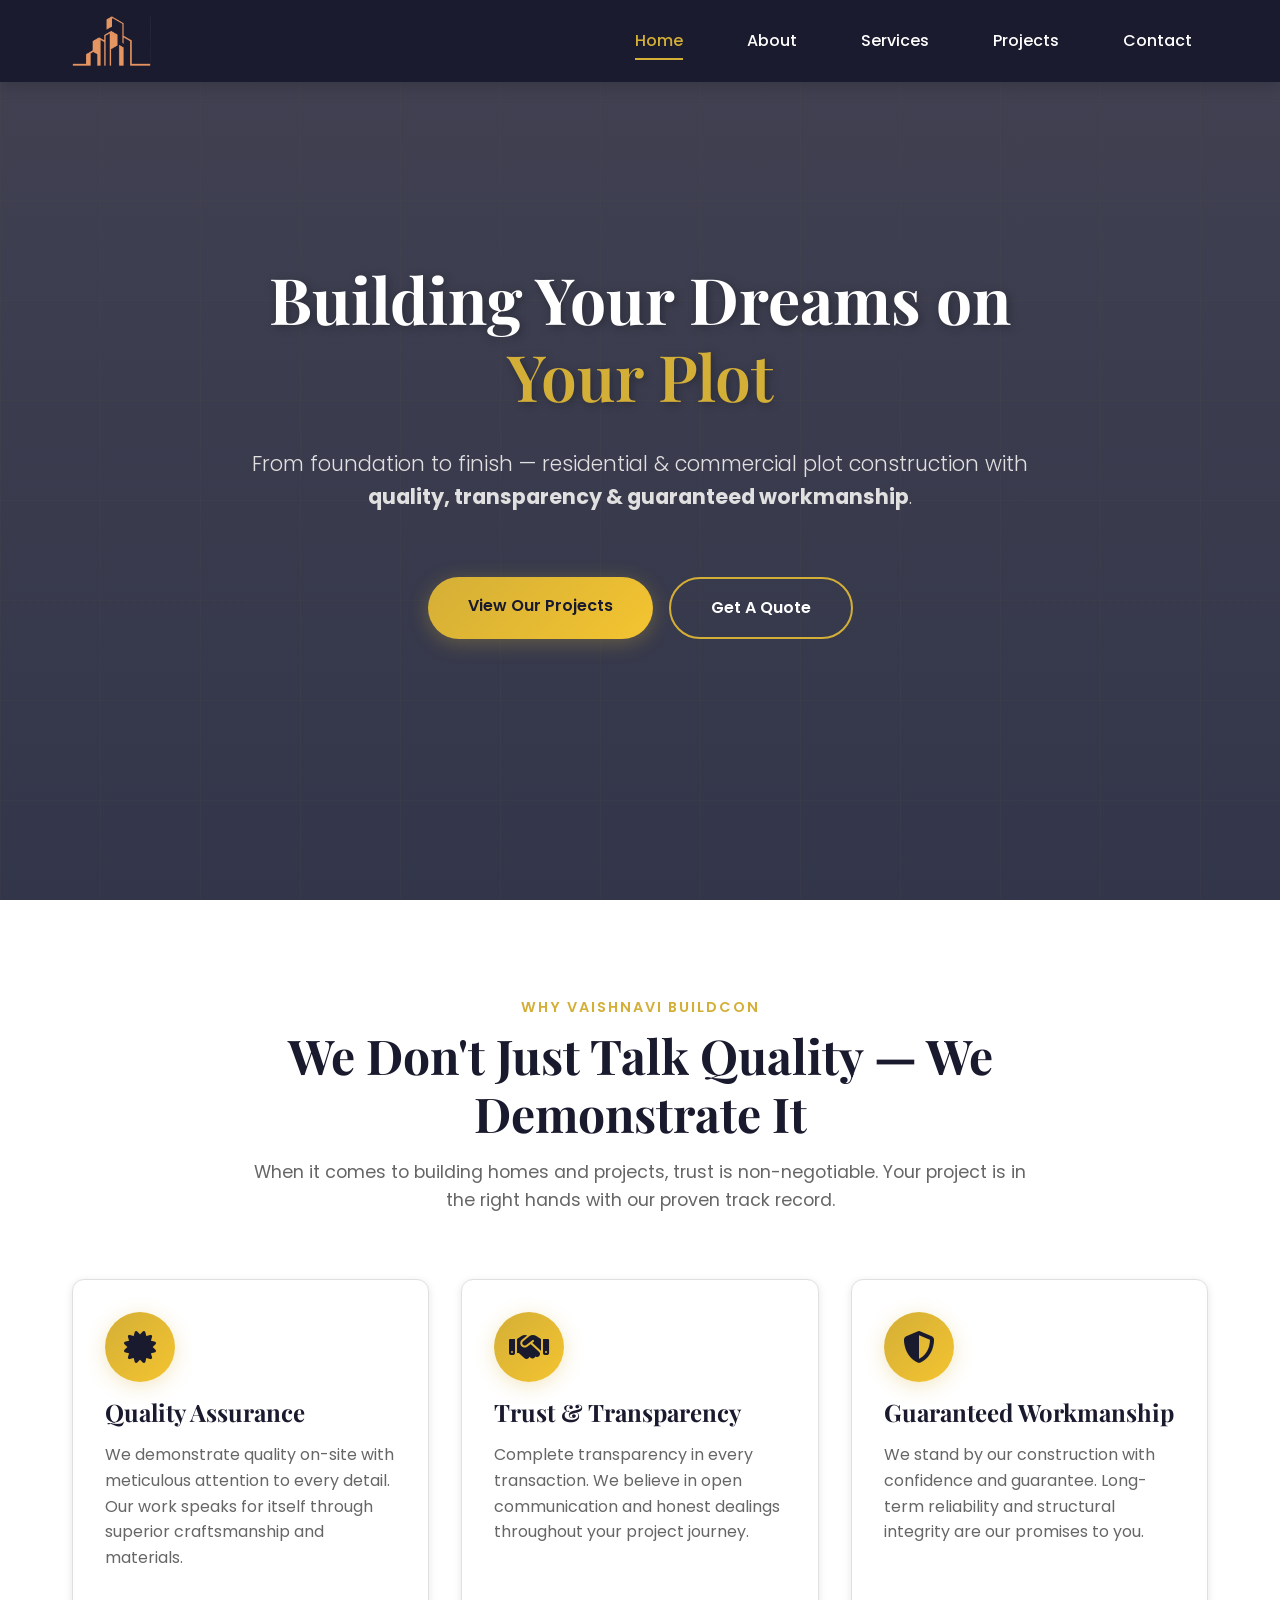
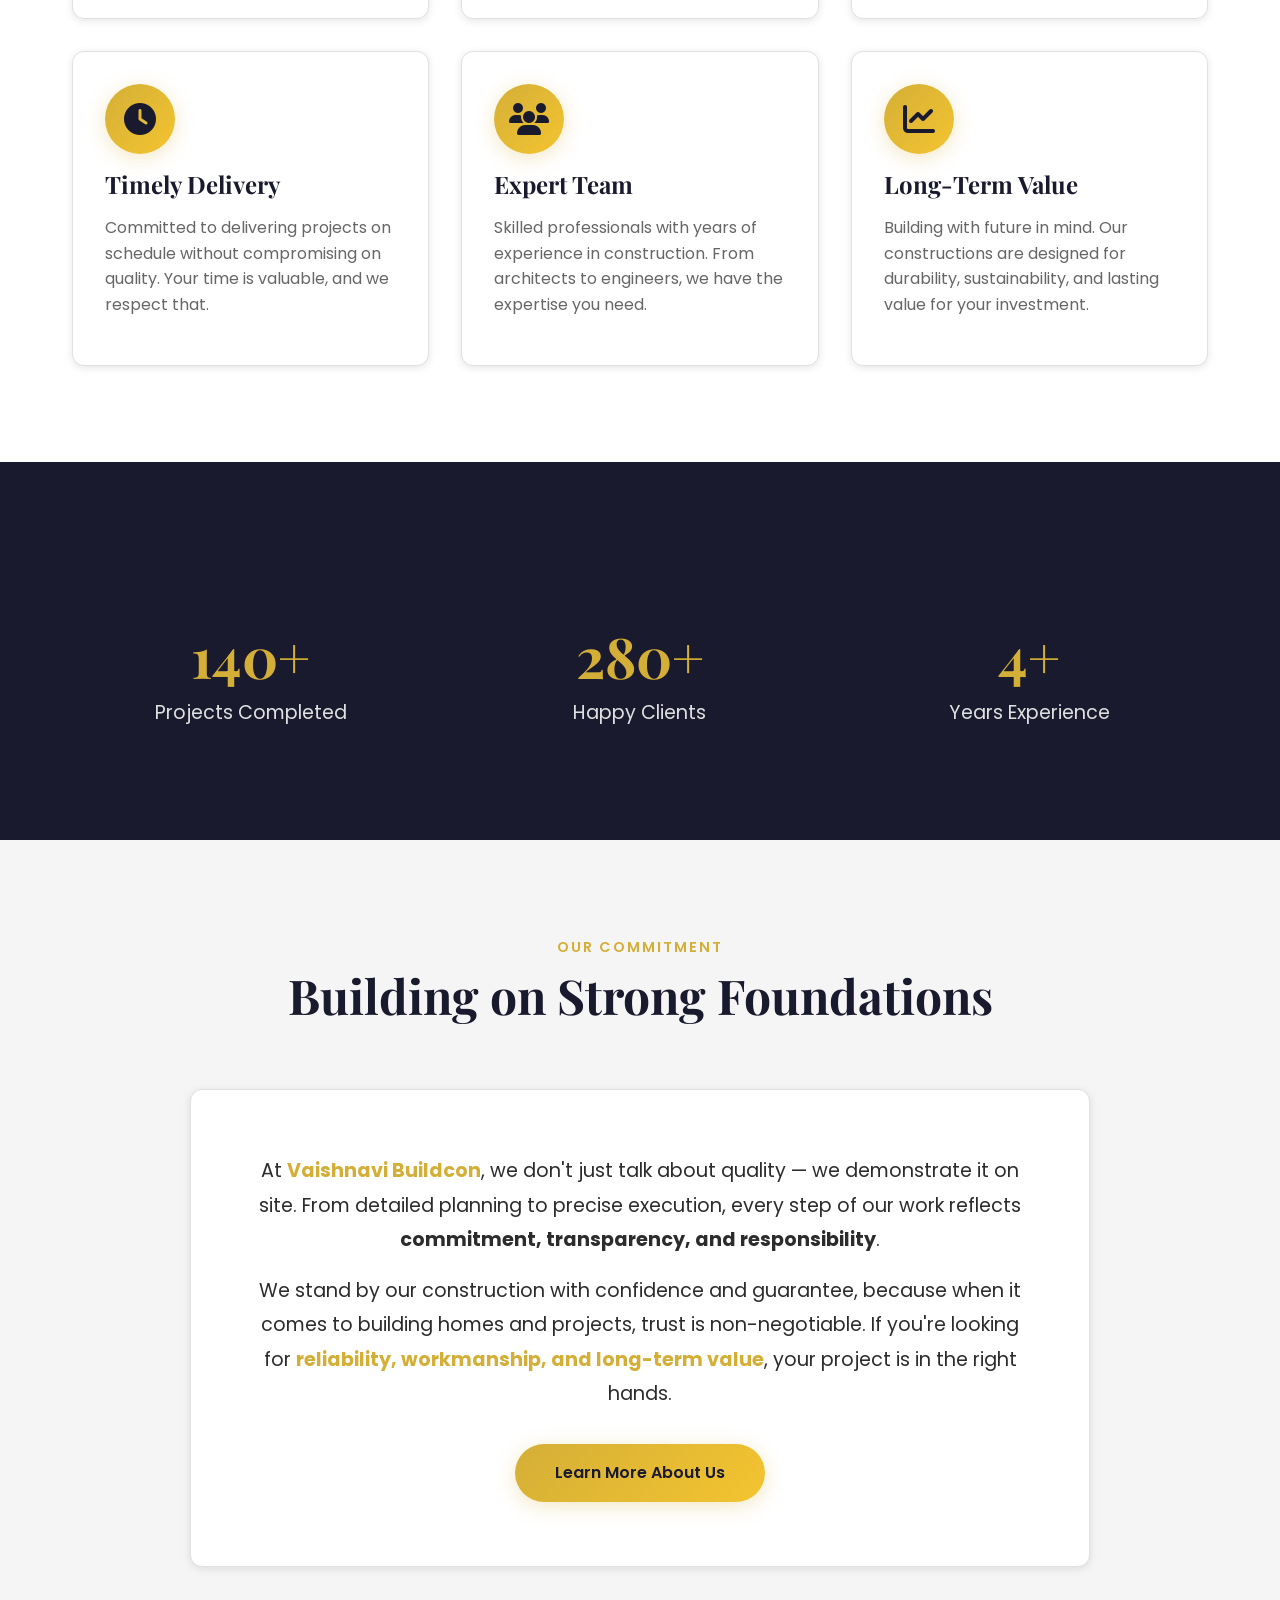
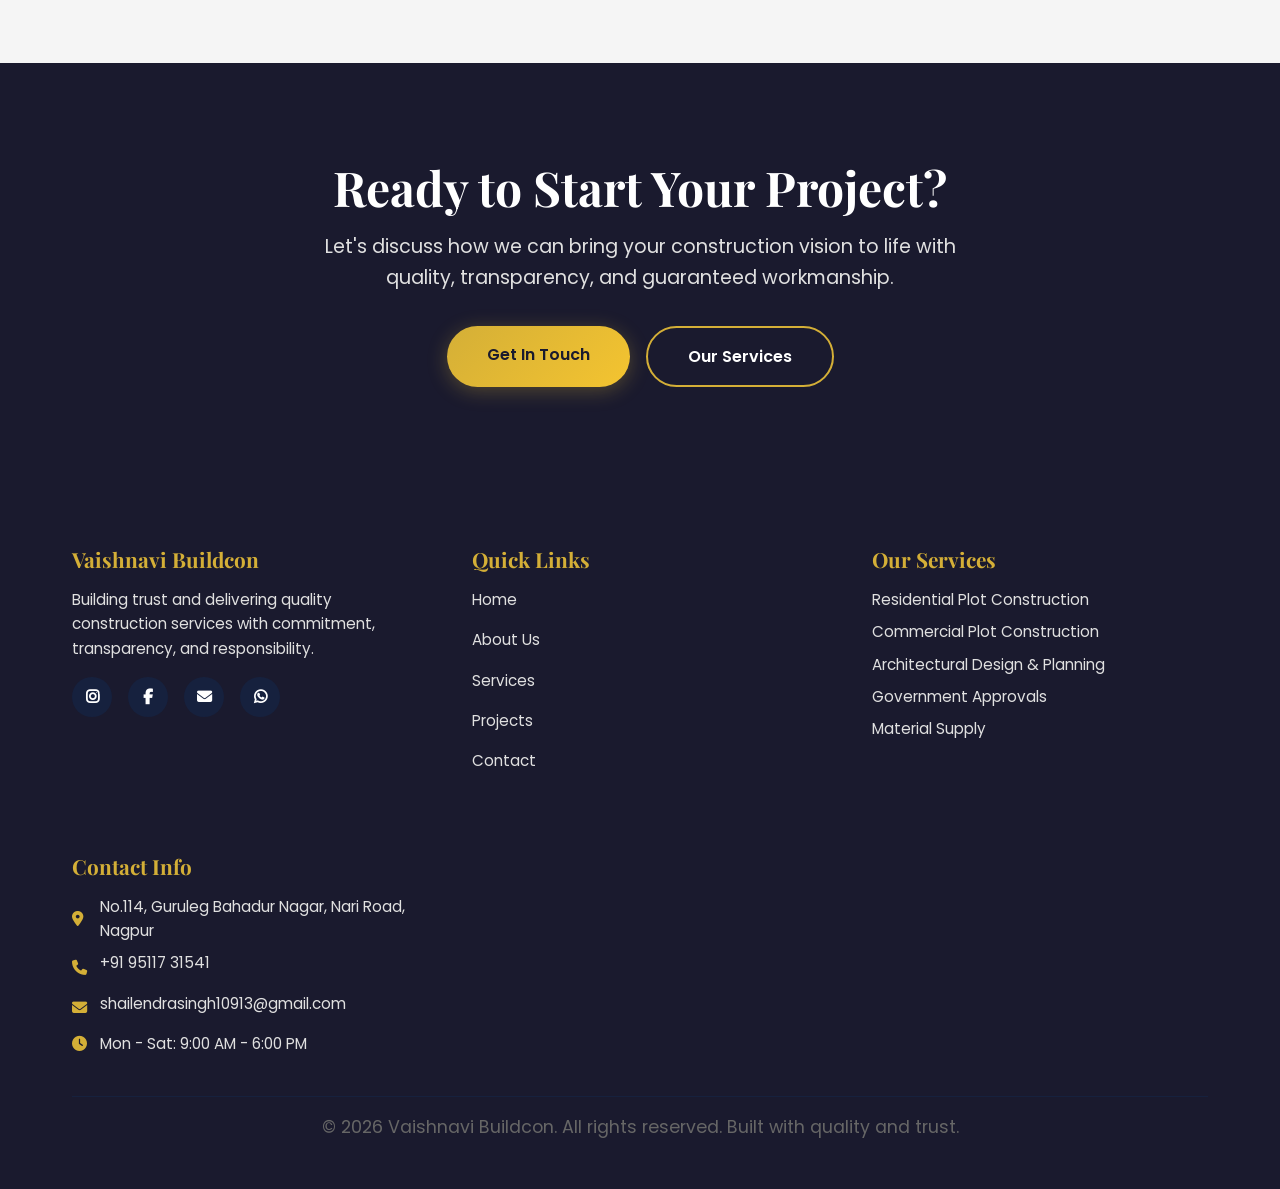
<file: index.html>
<!DOCTYPE html>
<html lang="en">
<head>
    <meta charset="UTF-8">
    <meta name="viewport" content="width=device-width, initial-scale=1.0">
    <meta name="description" content="Vaishnavi Buildcon - Complete plot construction services for residential and commercial buildings. From design to delivery with quality and trust.">
    <title>Vaishnavi Buildcon - Complete Plot Construction Services | Residential & Commercial</title>
    
    <!-- Google Fonts -->
    <link rel="preconnect" href="https://fonts.googleapis.com">
    <link rel="preconnect" href="https://fonts.gstatic.com" crossorigin>
    <link href="https://fonts.googleapis.com/css2?family=Poppins:wght@300;400;500;600;700&family=Playfair+Display:wght@600;700;800&display=swap" rel="stylesheet">
    
    <!-- Font Awesome -->
    <link rel="stylesheet" href="https://cdnjs.cloudflare.com/ajax/libs/font-awesome/6.4.0/css/all.min.css">
    
    <!-- Custom CSS -->
    <link rel="stylesheet" href="css/styles.css">
    
    <!-- Favicon (placeholder) -->
    <link rel="icon" type="image/png" href="Vaishnavi Buildcon (Logo).png">
</head>
<body>
    <!-- Navigation -->
    <nav class="navbar">
        <div class="container">
            <a href="index.html" class="logo" style="display: flex; align-items: center;">
                <img src="Vaishnavi Buildcon (Logo).png" alt="Vaishnavi Buildcon" style="height: 50px; width: auto; filter: brightness(1.2);">
            </a>
            <button class="menu-toggle" aria-label="Toggle menu">
                <span></span>
                <span></span>
                <span></span>
            </button>
            <ul class="nav-menu">
                <li><a href="index.html" class="nav-link">Home</a></li>
                <li><a href="about.html" class="nav-link">About</a></li>
                <li><a href="services.html" class="nav-link">Services</a></li>
                <li><a href="projects.html" class="nav-link">Projects</a></li>
                <li><a href="contact.html" class="nav-link">Contact</a></li>
            </ul>
        </div>
    </nav>

    <!-- Hero Section -->
    <section class="hero">
        <div class="hero-content">
            <h1>Building Your Dreams on <span class="hero-highlight">Your Plot</span></h1>
            <p class="hero-subtitle">
                From foundation to finish — residential &amp; commercial plot construction with 
                <strong>quality, transparency &amp; guaranteed workmanship</strong>.
            </p>
            <div class="hero-buttons">
                <a href="projects.html" class="btn btn-primary">View Our Projects</a>
                <a href="contact.html" class="btn btn-secondary">Get A Quote</a>
            </div>
        </div>
    </section>

    <!-- Why Choose Us Section -->
    <section class="section">
        <div class="container">
            <div class="section-header">
                <div class="section-subtitle">WHY VAISHNAVI BUILDCON</div>
                <h2 class="section-title">We Don't Just Talk Quality — We Demonstrate It</h2>
                <p class="section-description">
                    When it comes to building homes and projects, trust is non-negotiable. 
                    Your project is in the right hands with our proven track record.
                </p>
            </div>
            
            <div class="card-grid">
                <div class="card">
                    <div class="card-icon">
                        <i class="fas fa-certificate"></i>
                    </div>
                    <h3>Quality Assurance</h3>
                    <p>We demonstrate quality on-site with meticulous attention to every detail. Our work speaks for itself through superior craftsmanship and materials.</p>
                </div>
                
                <div class="card">
                    <div class="card-icon">
                        <i class="fas fa-handshake"></i>
                    </div>
                    <h3>Trust & Transparency</h3>
                    <p>Complete transparency in every transaction. We believe in open communication and honest dealings throughout your project journey.</p>
                </div>
                
                <div class="card">
                    <div class="card-icon">
                        <i class="fas fa-shield-alt"></i>
                    </div>
                    <h3>Guaranteed Workmanship</h3>
                    <p>We stand by our construction with confidence and guarantee. Long-term reliability and structural integrity are our promises to you.</p>
                </div>
                
                <div class="card">
                    <div class="card-icon">
                        <i class="fas fa-clock"></i>
                    </div>
                    <h3>Timely Delivery</h3>
                    <p>Committed to delivering projects on schedule without compromising on quality. Your time is valuable, and we respect that.</p>
                </div>
                
                <div class="card">
                    <div class="card-icon">
                        <i class="fas fa-users"></i>
                    </div>
                    <h3>Expert Team</h3>
                    <p>Skilled professionals with years of experience in construction. From architects to engineers, we have the expertise you need.</p>
                </div>
                
                <div class="card">
                    <div class="card-icon">
                        <i class="fas fa-chart-line"></i>
                    </div>
                    <h3>Long-Term Value</h3>
                    <p>Building with future in mind. Our constructions are designed for durability, sustainability, and lasting value for your investment.</p>
                </div>
            </div>
        </div>
    </section>

    <!-- Stats Section -->
    <section class="section section-dark">
        <div class="container">
            <div class="card-grid" style="text-align: center;">
                <div>
                    <h2 style="color: var(--primary-gold); font-size: 3.5rem; margin-bottom: 0.5rem;">
                        <span class="counter" data-target="500">0</span>+
                    </h2>
                    <p style="color: var(--medium-gray); font-size: 1.2rem;">Projects Completed</p>
                </div>
                <div>
                    <h2 style="color: var(--primary-gold); font-size: 3.5rem; margin-bottom: 0.5rem;">
                        <span class="counter" data-target="1000">0</span>+
                    </h2>
                    <p style="color: var(--medium-gray); font-size: 1.2rem;">Happy Clients</p>
                </div>
                <div>
                    <h2 style="color: var(--primary-gold); font-size: 3.5rem; margin-bottom: 0.5rem;">
                        <span class="counter" data-target="15">0</span>+
                    </h2>
                    <p style="color: var(--medium-gray); font-size: 1.2rem;">Years Experience</p>
                </div>
            </div>
        </div>
    </section>

    <!-- Our Commitment Section -->
    <section class="section section-light">
        <div class="container">
            <div class="section-header">
                <div class="section-subtitle">OUR COMMITMENT</div>
                <h2 class="section-title">Building on Strong Foundations</h2>
            </div>
            
            <div style="max-width: 900px; margin: 0 auto;">
                <div class="card" style="padding: var(--spacing-lg); text-align: center;">
                    <p style="font-size: 1.2rem; line-height: 1.8; color: var(--text-dark);">
                        At <strong style="color: var(--primary-gold);">Vaishnavi Buildcon</strong>, 
                        we don't just talk about quality — we demonstrate it on site. 
                        From detailed planning to precise execution, every step of our work reflects 
                        <strong>commitment, transparency, and responsibility</strong>.
                    </p>
                    <p style="font-size: 1.2rem; line-height: 1.8; color: var(--text-dark); margin-top: var(--spacing-sm);">
                        We stand by our construction with confidence and guarantee, because when it comes to 
                        building homes and projects, trust is non-negotiable. If you're looking for 
                        <strong style="color: var(--primary-gold);">reliability, workmanship, and long-term value</strong>, 
                        your project is in the right hands.
                    </p>
                    <div style="margin-top: var(--spacing-md);">
                        <a href="about.html" class="btn btn-primary">Learn More About Us</a>
                    </div>
                </div>
            </div>
        </div>
    </section>

    <!-- CTA Section -->
    <section class="section section-dark">
        <div class="container" style="text-align: center;">
            <h2 style="color: var(--white); margin-bottom: var(--spacing-sm);">
                Ready to Start Your Project?
            </h2>
            <p style="color: var(--medium-gray); font-size: 1.2rem; margin-bottom: var(--spacing-md); max-width: 700px; margin-left: auto; margin-right: auto;">
                Let's discuss how we can bring your construction vision to life with quality, 
                transparency, and guaranteed workmanship.
            </p>
            <div style="display: flex; gap: var(--spacing-sm); justify-content: center; flex-wrap: wrap;">
                <a href="contact.html" class="btn btn-primary">Get In Touch</a>
                <a href="services.html" class="btn btn-secondary">Our Services</a>
            </div>
        </div>
    </section>

    <!-- Footer -->
    <footer class="footer">
        <div class="container">
            <div class="footer-content">
                <div class="footer-section">
                    <h3>Vaishnavi Buildcon</h3>
                    <p>Building trust and delivering quality construction services with commitment, transparency, and responsibility.</p>
                    <div class="social-links">
                        <a href="https://www.instagram.com/vaishnavi_buildcon__?igsh=MWp1bjlud3llNHpjOA==" target="_blank" class="social-link" aria-label="Instagram">
                            <i class="fab fa-instagram"></i>
                        </a>
                        <a href="https://www.facebook.com/profile.php?id=61583809733543" target="_blank" class="social-link" aria-label="Facebook">
                            <i class="fab fa-facebook-f"></i>
                        </a>
                        <a href="mailto:shailendrasingh10913@gmail.com" class="social-link" aria-label="Email">
                            <i class="fas fa-envelope"></i>
                        </a>
                        <a href="https://wa.me/919511731541" target="_blank" class="social-link" aria-label="WhatsApp">
                            <i class="fab fa-whatsapp"></i>
                        </a>
                    </div>
                </div>
                
                <div class="footer-section">
                    <h3>Quick Links</h3>
                    <p><a href="index.html">Home</a></p>
                    <p><a href="about.html">About Us</a></p>
                    <p><a href="services.html">Services</a></p>
                    <p><a href="projects.html">Projects</a></p>
                    <p><a href="contact.html">Contact</a></p>
                </div>
                
                <div class="footer-section">
                    <h3>Our Services</h3>
                    <p>Residential Plot Construction</p>
                    <p>Commercial Plot Construction</p>
                    <p>Architectural Design & Planning</p>
                    <p>Government Approvals</p>
                    <p>Material Supply</p>
                </div>
                
                <div class="footer-section">
                    <h3>Contact Info</h3>
                    <p><i class="fas fa-map-marker-alt" style="margin-right: 0.5rem;"></i> No.114, Guruleg Bahadur Nagar, Nari Road, Nagpur</p>
                    <p><i class="fas fa-phone" style="margin-right: 0.5rem;"></i> <a href="tel:+919511731541">+91 95117 31541</a></p>
                    <p><i class="fas fa-envelope" style="margin-right: 0.5rem;"></i> <a href="mailto:shailendrasingh10913@gmail.com">shailendrasingh10913@gmail.com</a></p>
                    <p><i class="fas fa-clock" style="margin-right: 0.5rem;"></i> Mon - Sat: 9:00 AM - 6:00 PM</p>
                </div>
            </div>
            
            <div class="footer-bottom">
                <p>&copy; 2026 Vaishnavi Buildcon. All rights reserved. Built with quality and trust.</p>
            </div>
        </div>
    </footer>

    <!-- JavaScript -->
    <script src="js/main.js"></script>
</body>
</html>
</file>
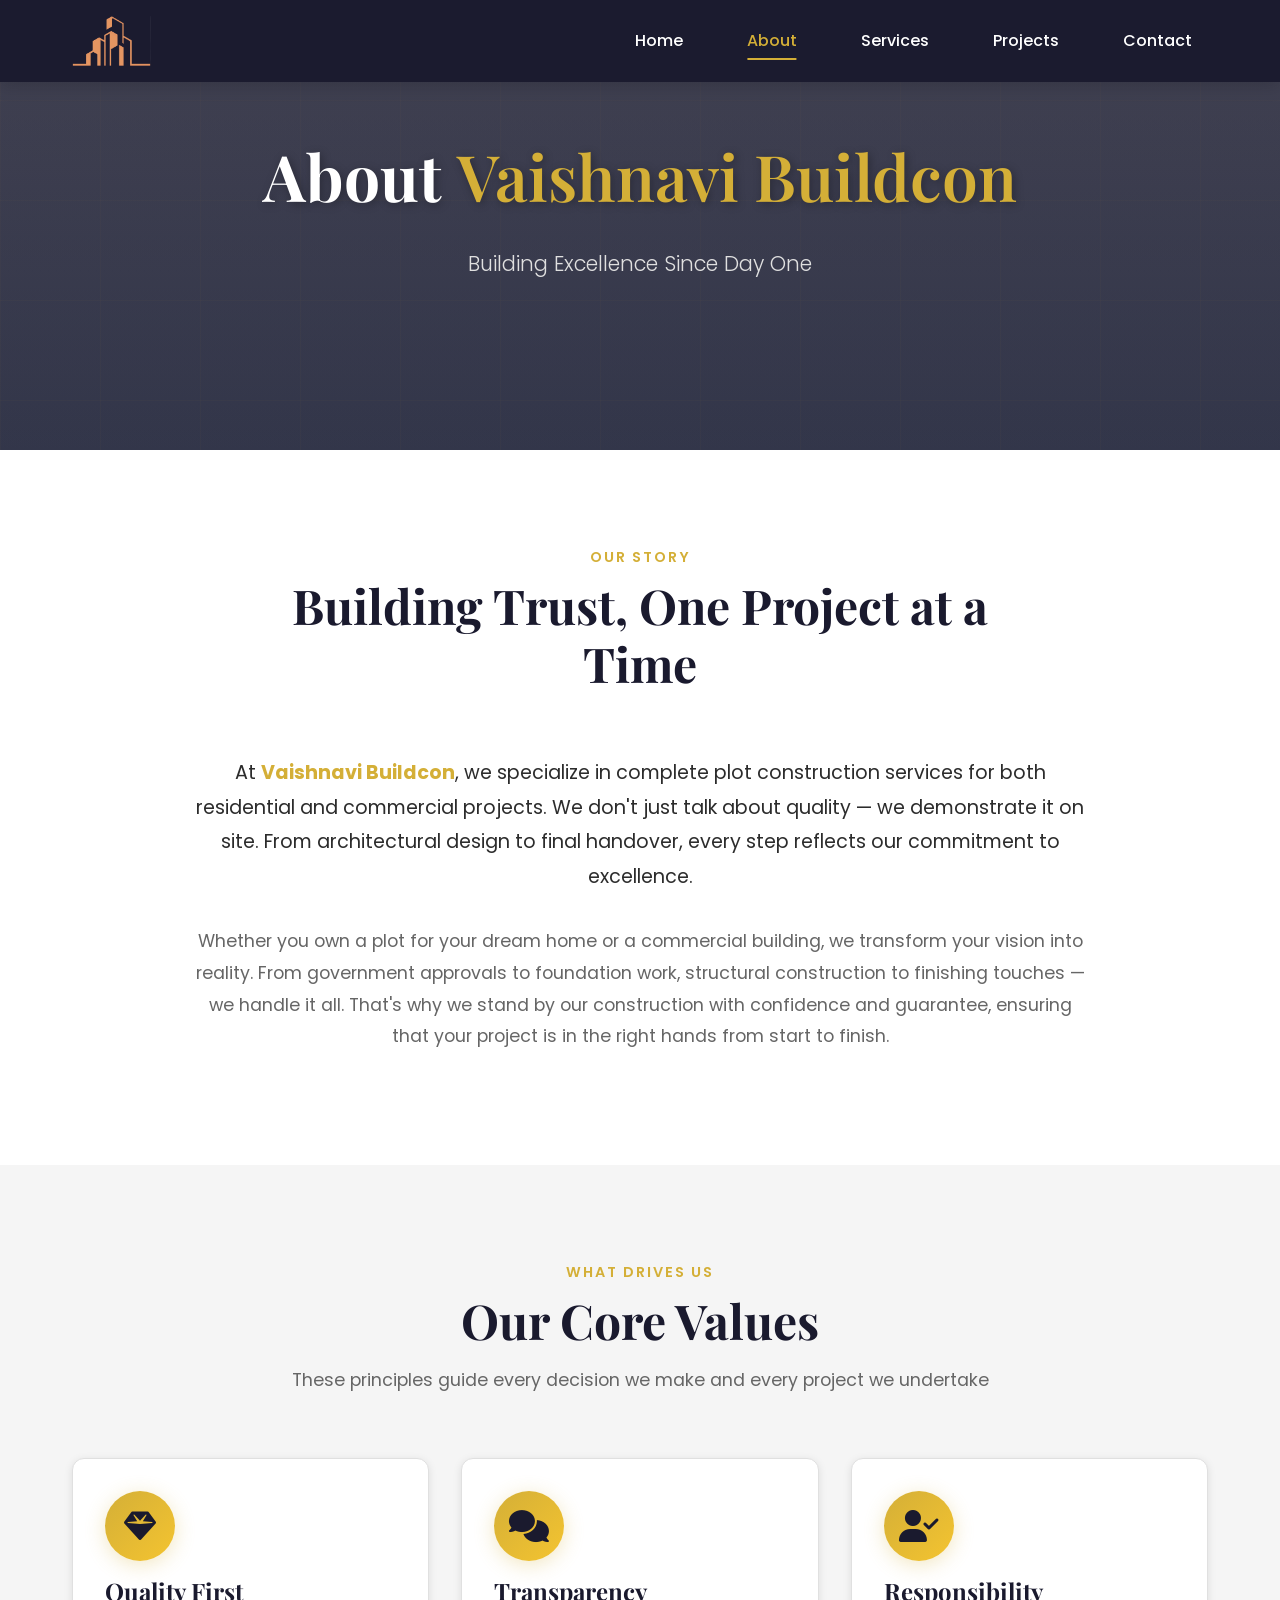
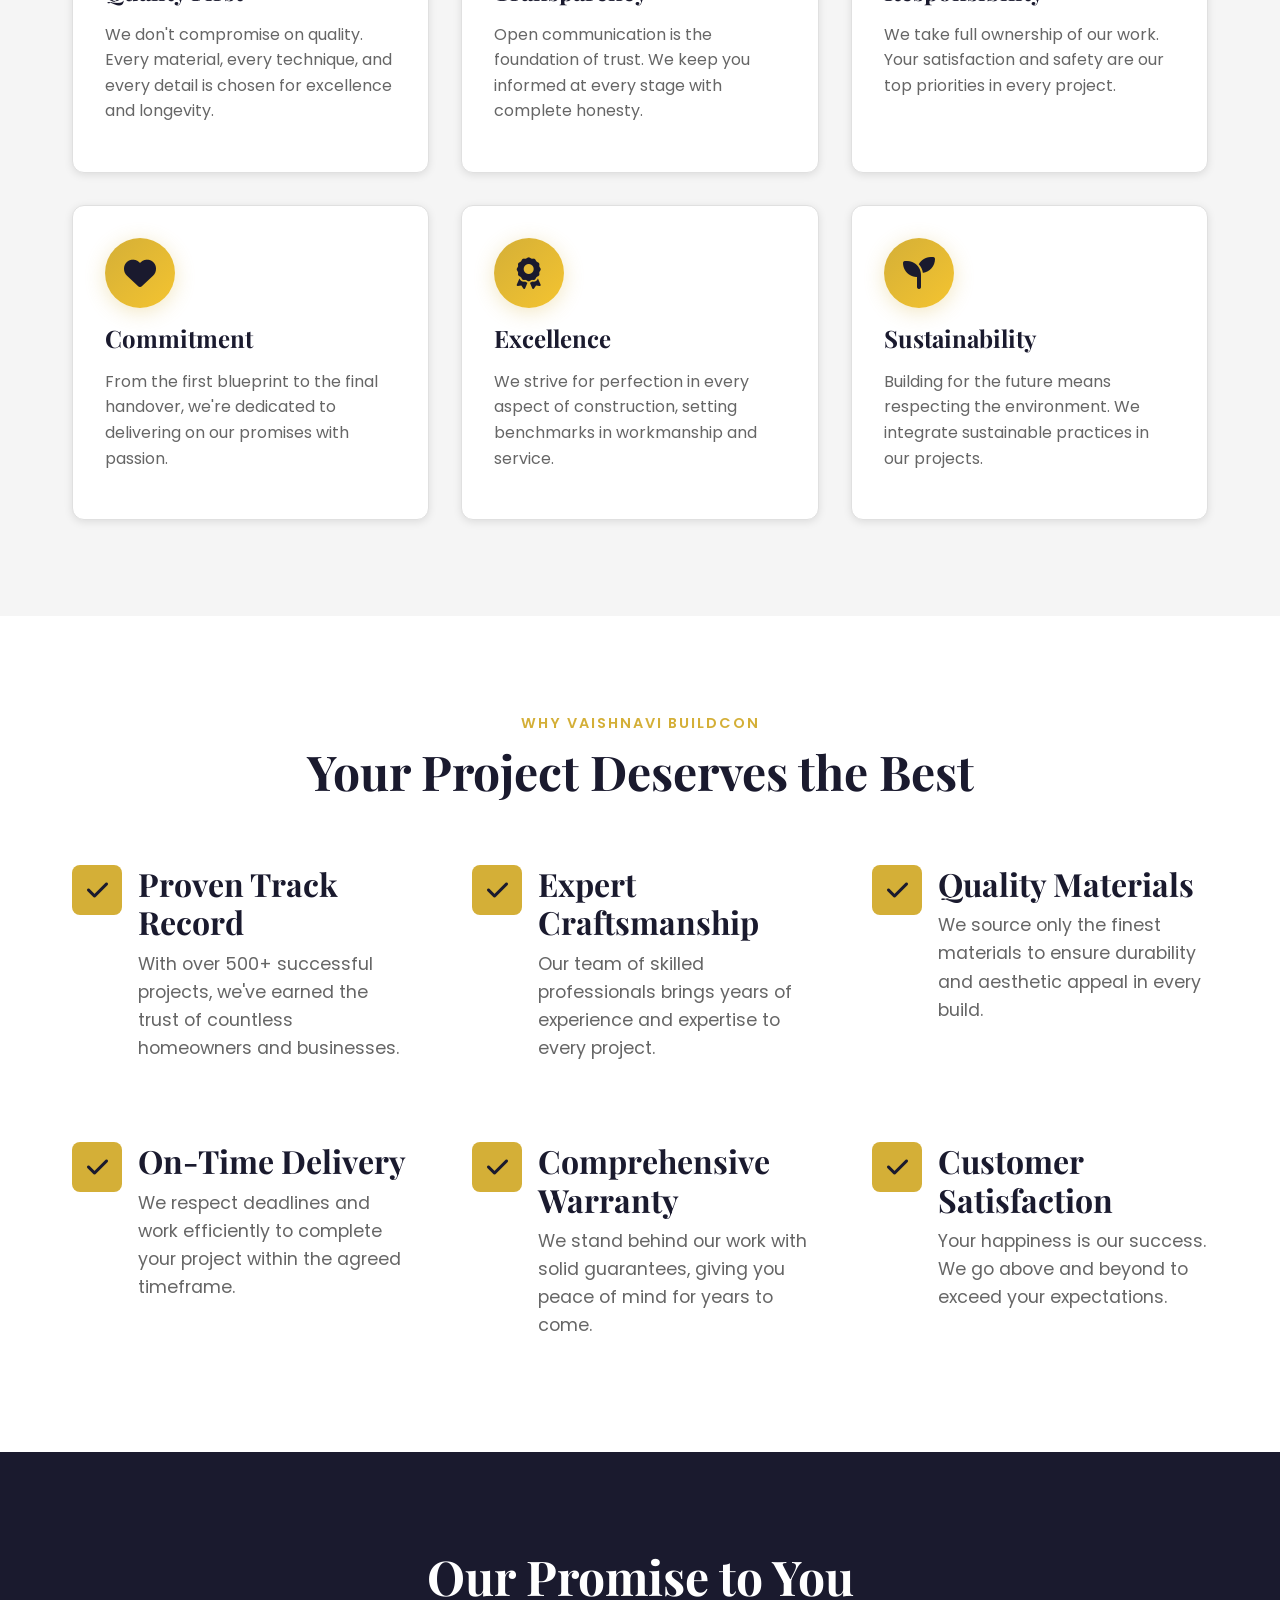
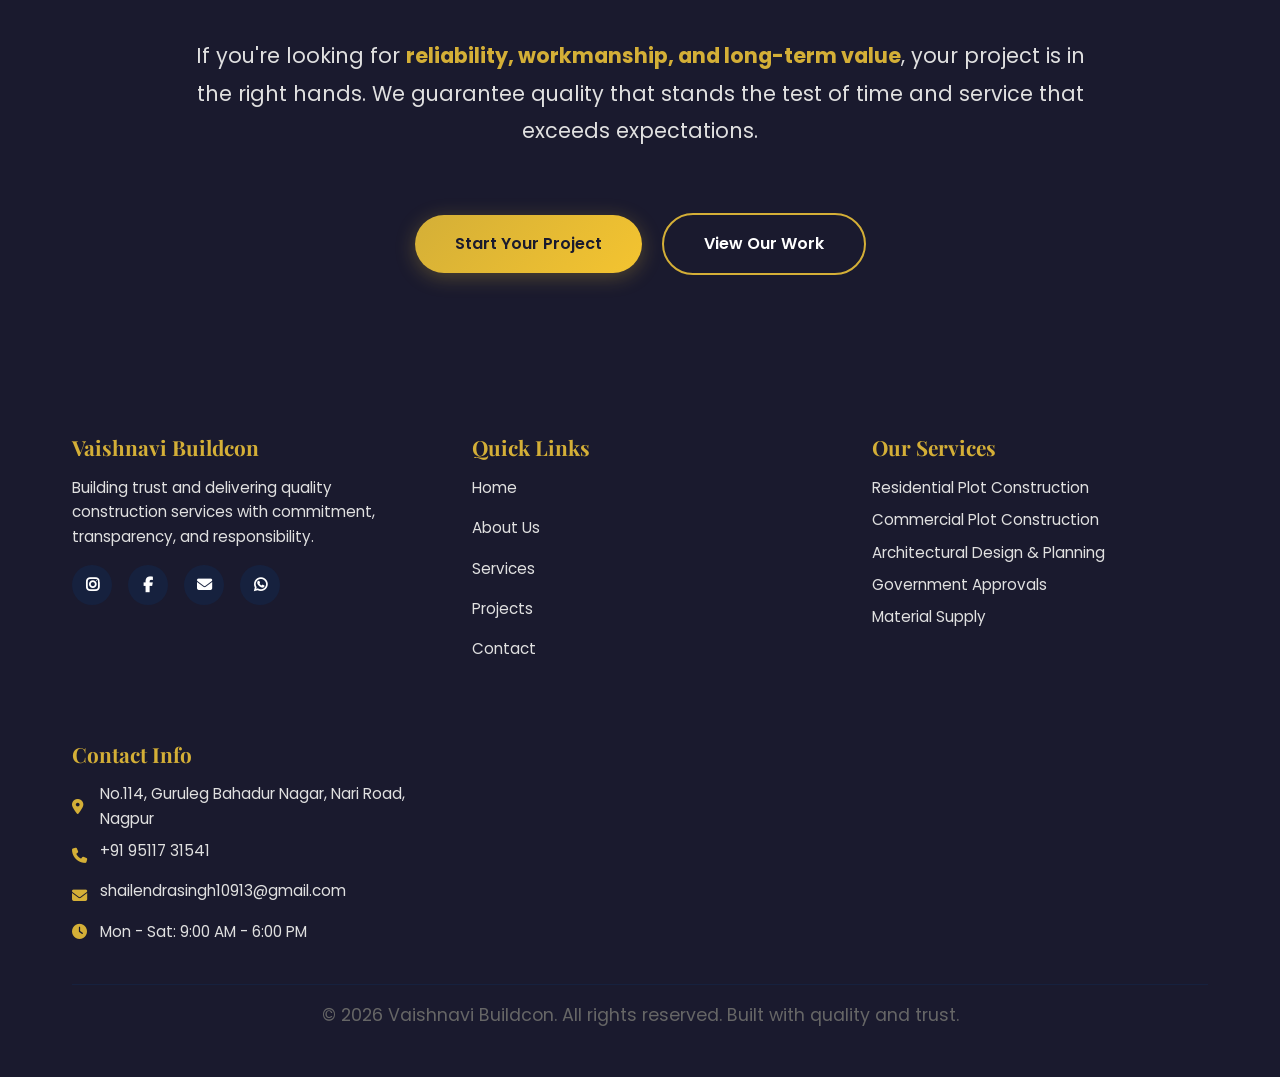
<file: about.html>
<!DOCTYPE html>
<html lang="en">
<head>
    <meta charset="UTF-8">
    <meta name="viewport" content="width=device-width, initial-scale=1.0">
    <meta name="description" content="Learn about Vaishnavi Buildcon - Our story, values, and commitment to quality construction.">
    <title>About Us - Vaishnavi Buildcon</title>
    
    <!-- Google Fonts -->
    <link rel="preconnect" href="https://fonts.googleapis.com">
    <link rel="preconnect" href="https://fonts.gstatic.com" crossorigin>
    <link href="https://fonts.googleapis.com/css2?family=Poppins:wght@300;400;500;600;700&family=Playfair+Display:wght@600;700;800&display=swap" rel="stylesheet">
    
    <!-- Font Awesome -->
    <link rel="stylesheet" href="https://cdnjs.cloudflare.com/ajax/libs/font-awesome/6.4.0/css/all.min.css">
    
    <!-- Custom CSS -->
    <link rel="stylesheet" href="css/styles.css">
    
    <!-- Favicon -->
    <link rel="icon" type="image/png" href="Vaishnavi Buildcon (Logo).png">
</head>
<body>
    <!-- Navigation -->
    <nav class="navbar">
        <div class="container">
            <a href="index.html" class="logo" style="display: flex; align-items: center;">
                <img src="Vaishnavi Buildcon (Logo).png" alt="Vaishnavi Buildcon" style="height: 50px; width: auto; filter: brightness(1.2);">
            </a>
            <button class="menu-toggle" aria-label="Toggle menu">
                <span></span>
                <span></span>
                <span></span>
            </button>
            <ul class="nav-menu">
                <li><a href="index.html" class="nav-link">Home</a></li>
                <li><a href="about.html" class="nav-link">About</a></li>
                <li><a href="services.html" class="nav-link">Services</a></li>
                <li><a href="projects.html" class="nav-link">Projects</a></li>
                <li><a href="contact.html" class="nav-link">Contact</a></li>
            </ul>
        </div>
    </nav>

    <!-- Page Hero -->
    <section class="hero" style="height: 50vh; min-height: 400px;">
        <div class="hero-content">
            <h1>About <span class="hero-highlight">Vaishnavi Buildcon</span></h1>
            <p class="hero-subtitle">Building Excellence Since Day One</p>
        </div>
    </section>

    <!-- Our Story Section -->
    <section class="section">
        <div class="container">
            <div class="section-header">
                <div class="section-subtitle">OUR STORY</div>
                <h2 class="section-title">Building Trust, One Project at a Time</h2>
            </div>
            
            <div style="max-width: 900px; margin: 0 auto; text-align: center;">
                <p style="font-size: 1.2rem; line-height: 1.8; color: var(--text-dark); margin-bottom: var(--spacing-md);">
                    At <strong style="color: var(--primary-gold);">Vaishnavi Buildcon</strong>, we specialize in complete 
                    plot construction services for both residential and commercial projects. We don't just talk about quality — 
                    we demonstrate it on site. From architectural design to final handover, every step reflects our 
                    commitment to excellence.
                </p>
                <p style="font-size: 1.1rem; line-height: 1.8; color: var(--text-light);">
                    Whether you own a plot for your dream home or a commercial building, we transform your vision into reality. 
                    From government approvals to foundation work, structural construction to finishing touches — we handle it all. 
                    That's why we stand by our construction with confidence and guarantee, ensuring that your 
                    project is in the right hands from start to finish.
                </p>
            </div>
        </div>
    </section>

    <!-- Our Values Section -->
    <section class="section section-light">
        <div class="container">
            <div class="section-header">
                <div class="section-subtitle">WHAT DRIVES US</div>
                <h2 class="section-title">Our Core Values</h2>
                <p class="section-description">
                    These principles guide every decision we make and every project we undertake
                </p>
            </div>
            
            <div class="card-grid">
                <div class="card">
                    <div class="card-icon">
                        <i class="fas fa-gem"></i>
                    </div>
                    <h3>Quality First</h3>
                    <p>We don't compromise on quality. Every material, every technique, and every detail is chosen for excellence and longevity.</p>
                </div>
                
                <div class="card">
                    <div class="card-icon">
                        <i class="fas fa-comments"></i>
                    </div>
                    <h3>Transparency</h3>
                    <p>Open communication is the foundation of trust. We keep you informed at every stage with complete honesty.</p>
                </div>
                
                <div class="card">
                    <div class="card-icon">
                        <i class="fas fa-user-check"></i>
                    </div>
                    <h3>Responsibility</h3>
                    <p>We take full ownership of our work. Your satisfaction and safety are our top priorities in every project.</p>
                </div>
                
                <div class="card">
                    <div class="card-icon">
                        <i class="fas fa-heart"></i>
                    </div>
                    <h3>Commitment</h3>
                    <p>From the first blueprint to the final handover, we're dedicated to delivering on our promises with passion.</p>
                </div>
                
                <div class="card">
                    <div class="card-icon">
                        <i class="fas fa-award"></i>
                    </div>
                    <h3>Excellence</h3>
                    <p>We strive for perfection in every aspect of construction, setting benchmarks in workmanship and service.</p>
                </div>
                
                <div class="card">
                    <div class="card-icon">
                        <i class="fas fa-seedling"></i>
                    </div>
                    <h3>Sustainability</h3>
                    <p>Building for the future means respecting the environment. We integrate sustainable practices in our projects.</p>
                </div>
            </div>
        </div>
    </section>

    <!-- Why Choose Us Section -->
    <section class="section">
        <div class="container">
            <div class="section-header">
                <div class="section-subtitle">WHY VAISHNAVI BUILDCON</div>
                <h2 class="section-title">Your Project Deserves the Best</h2>
            </div>
            
            <div style="display: grid; grid-template-columns: repeat(auto-fit, minmax(300px, 1fr)); gap: var(--spacing-lg);">
                <div class="feature-item">
                    <div style="display: flex; gap: var(--spacing-sm); align-items: flex-start;">
                        <div style="width: 50px; height: 50px; background: var(--primary-gold); border-radius: 8px; display: flex; align-items: center; justify-content: center; flex-shrink: 0;">
                            <i class="fas fa-check" style="color: var(--primary-dark); font-size: 1.5rem;"></i>
                        </div>
                        <div>
                            <h3 style="margin-bottom: 0.5rem;">Proven Track Record</h3>
                            <p>With over 500+ successful projects, we've earned the trust of countless homeowners and businesses.</p>
                        </div>
                    </div>
                </div>
                
                <div class="feature-item">
                    <div style="display: flex; gap: var(--spacing-sm); align-items: flex-start;">
                        <div style="width: 50px; height: 50px; background: var(--primary-gold); border-radius: 8px; display: flex; align-items: center; justify-content: center; flex-shrink: 0;">
                            <i class="fas fa-check" style="color: var(--primary-dark); font-size: 1.5rem;"></i>
                        </div>
                        <div>
                            <h3 style="margin-bottom: 0.5rem;">Expert Craftsmanship</h3>
                            <p>Our team of skilled professionals brings years of experience and expertise to every project.</p>
                        </div>
                    </div>
                </div>
                
                <div class="feature-item">
                    <div style="display: flex; gap: var(--spacing-sm); align-items: flex-start;">
                        <div style="width: 50px; height: 50px; background: var(--primary-gold); border-radius: 8px; display: flex; align-items: center; justify-content: center; flex-shrink: 0;">
                            <i class="fas fa-check" style="color: var(--primary-dark); font-size: 1.5rem;"></i>
                        </div>
                        <div>
                            <h3 style="margin-bottom: 0.5rem;">Quality Materials</h3>
                            <p>We source only the finest materials to ensure durability and aesthetic appeal in every build.</p>
                        </div>
                    </div>
                </div>
                
                <div class="feature-item">
                    <div style="display: flex; gap: var(--spacing-sm); align-items: flex-start;">
                        <div style="width: 50px; height: 50px; background: var(--primary-gold); border-radius: 8px; display: flex; align-items: center; justify-content: center; flex-shrink: 0;">
                            <i class="fas fa-check" style="color: var(--primary-dark); font-size: 1.5rem;"></i>
                        </div>
                        <div>
                            <h3 style="margin-bottom: 0.5rem;">On-Time Delivery</h3>
                            <p>We respect deadlines and work efficiently to complete your project within the agreed timeframe.</p>
                        </div>
                    </div>
                </div>
                
                <div class="feature-item">
                    <div style="display: flex; gap: var(--spacing-sm); align-items: flex-start;">
                        <div style="width: 50px; height: 50px; background: var(--primary-gold); border-radius: 8px; display: flex; align-items: center; justify-content: center; flex-shrink: 0;">
                            <i class="fas fa-check" style="color: var(--primary-dark); font-size: 1.5rem;"></i>
                        </div>
                        <div>
                            <h3 style="margin-bottom: 0.5rem;">Comprehensive Warranty</h3>
                            <p>We stand behind our work with solid guarantees, giving you peace of mind for years to come.</p>
                        </div>
                    </div>
                </div>
                
                <div class="feature-item">
                    <div style="display: flex; gap: var(--spacing-sm); align-items: flex-start;">
                        <div style="width: 50px; height: 50px; background: var(--primary-gold); border-radius: 8px; display: flex; align-items: center; justify-content: center; flex-shrink: 0;">
                            <i class="fas fa-check" style="color: var(--primary-dark); font-size: 1.5rem;"></i>
                        </div>
                        <div>
                            <h3 style="margin-bottom: 0.5rem;">Customer Satisfaction</h3>
                            <p>Your happiness is our success. We go above and beyond to exceed your expectations.</p>
                        </div>
                    </div>
                </div>
            </div>
        </div>
    </section>

    <!-- Our Promise Section -->
    <section class="section section-dark">
        <div class="container">
            <div style="max-width: 900px; margin: 0 auto; text-align: center;">
                <h2 style="color: var(--white); margin-bottom: var(--spacing-md);">Our Promise to You</h2>
                <p style="font-size: 1.3rem; line-height: 1.8; color: var(--medium-gray); margin-bottom: var(--spacing-md);">
                    If you're looking for <strong style="color: var(--primary-gold);">reliability, workmanship, and long-term value</strong>, 
                    your project is in the right hands. We guarantee quality that stands the test of time and service that exceeds expectations.
                </p>
                <div style="margin-top: var(--spacing-lg);">
                    <a href="contact.html" class="btn btn-primary" style="margin-right: var(--spacing-sm);">Start Your Project</a>
                    <a href="projects.html" class="btn btn-secondary">View Our Work</a>
                </div>
            </div>
        </div>
    </section>

    <!-- Footer -->
    <footer class="footer">
        <div class="container">
            <div class="footer-content">
                <div class="footer-section">
                    <h3>Vaishnavi Buildcon</h3>
                    <p>Building trust and delivering quality construction services with commitment, transparency, and responsibility.</p>
                    <div class="social-links">
                        <a href="https://www.instagram.com/vaishnavi_buildcon__?igsh=MWp1bjlud3llNHpjOA==" target="_blank" class="social-link" aria-label="Instagram">
                            <i class="fab fa-instagram"></i>
                        </a>
                        <a href="https://www.facebook.com/profile.php?id=61583809733543" target="_blank" class="social-link" aria-label="Facebook">
                            <i class="fab fa-facebook-f"></i>
                        </a>
                        <a href="mailto:shailendrasingh10913@gmail.com" class="social-link" aria-label="Email">
                            <i class="fas fa-envelope"></i>
                        </a>
                        <a href="https://wa.me/919511731541" target="_blank" class="social-link" aria-label="WhatsApp">
                            <i class="fab fa-whatsapp"></i>
                        </a>
                    </div>
                </div>
                
                <div class="footer-section">
                    <h3>Quick Links</h3>
                    <p><a href="index.html">Home</a></p>
                    <p><a href="about.html">About Us</a></p>
                    <p><a href="services.html">Services</a></p>
                    <p><a href="projects.html">Projects</a></p>
                    <p><a href="contact.html">Contact</a></p>
                </div>
                
                <div class="footer-section">
                    <h3>Our Services</h3>
                    <p>Residential Plot Construction</p>
                    <p>Commercial Plot Construction</p>
                    <p>Architectural Design & Planning</p>
                    <p>Government Approvals</p>
                    <p>Material Supply</p>
                </div>
                
                <div class="footer-section">
                    <h3>Contact Info</h3>
                    <p><i class="fas fa-map-marker-alt" style="margin-right: 0.5rem;"></i> No.114, Guruleg Bahadur Nagar, Nari Road, Nagpur</p>
                    <p><i class="fas fa-phone" style="margin-right: 0.5rem;"></i> <a href="tel:+919511731541">+91 95117 31541</a></p>
                    <p><i class="fas fa-envelope" style="margin-right: 0.5rem;"></i> <a href="mailto:shailendrasingh10913@gmail.com">shailendrasingh10913@gmail.com</a></p>
                    <p><i class="fas fa-clock" style="margin-right: 0.5rem;"></i> Mon - Sat: 9:00 AM - 6:00 PM</p>
                </div>
            </div>
            
            <div class="footer-bottom">
                <p>&copy; 2026 Vaishnavi Buildcon. All rights reserved. Built with quality and trust.</p>
            </div>
        </div>
    </footer>

    <!-- JavaScript -->
    <script src="js/main.js"></script>
</body>
</html>
</file>
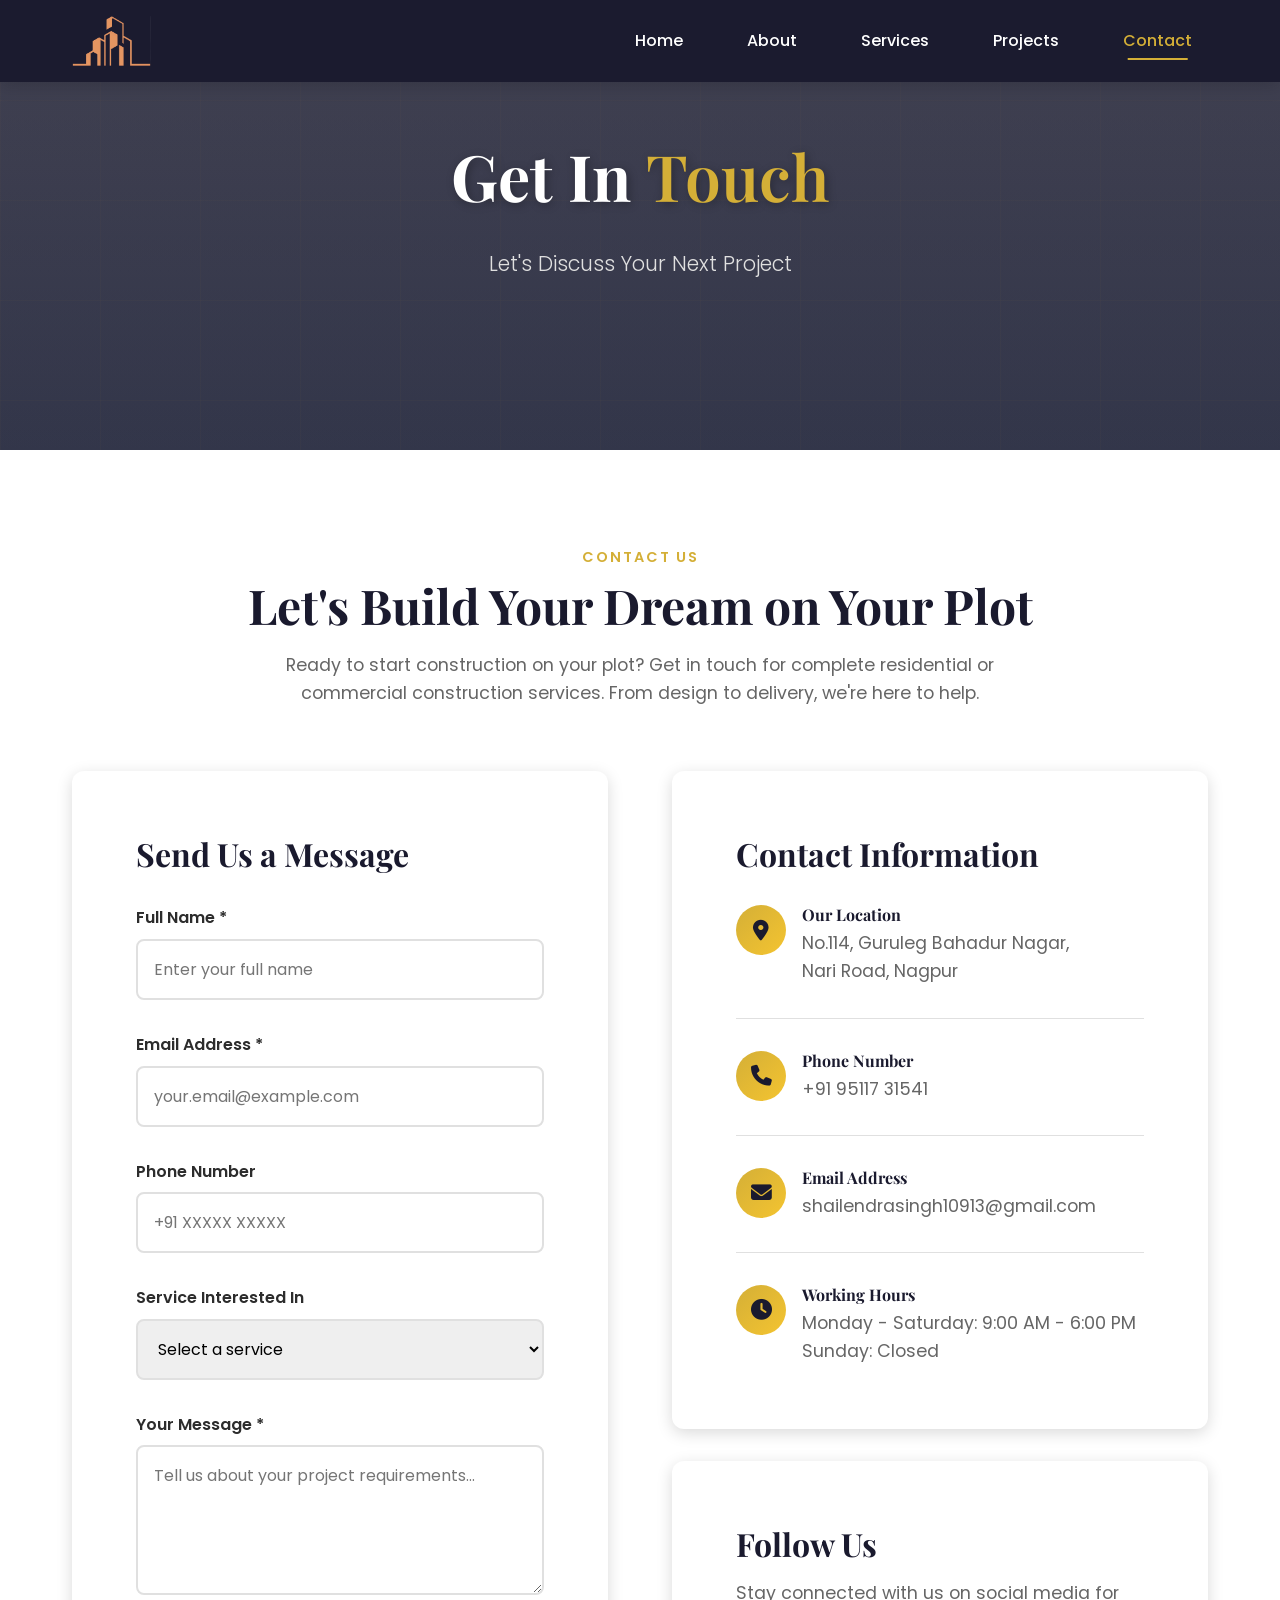
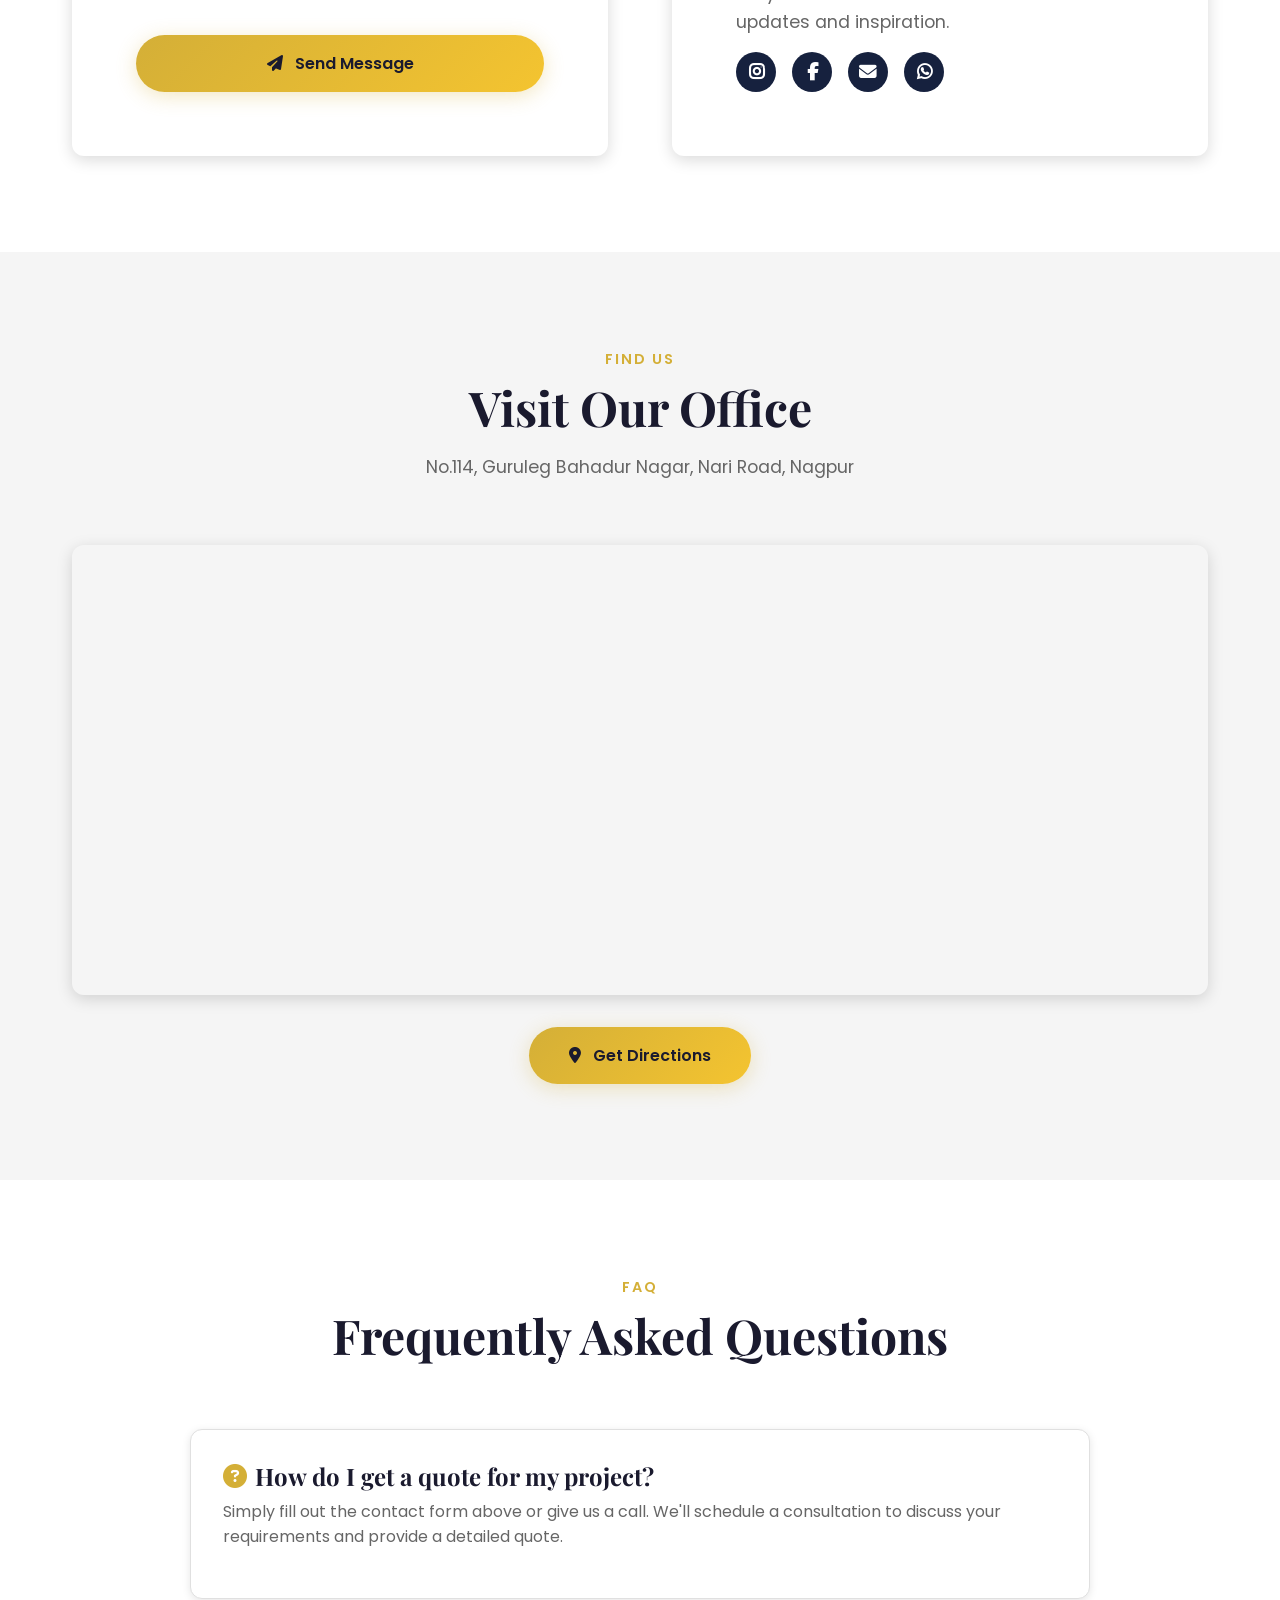
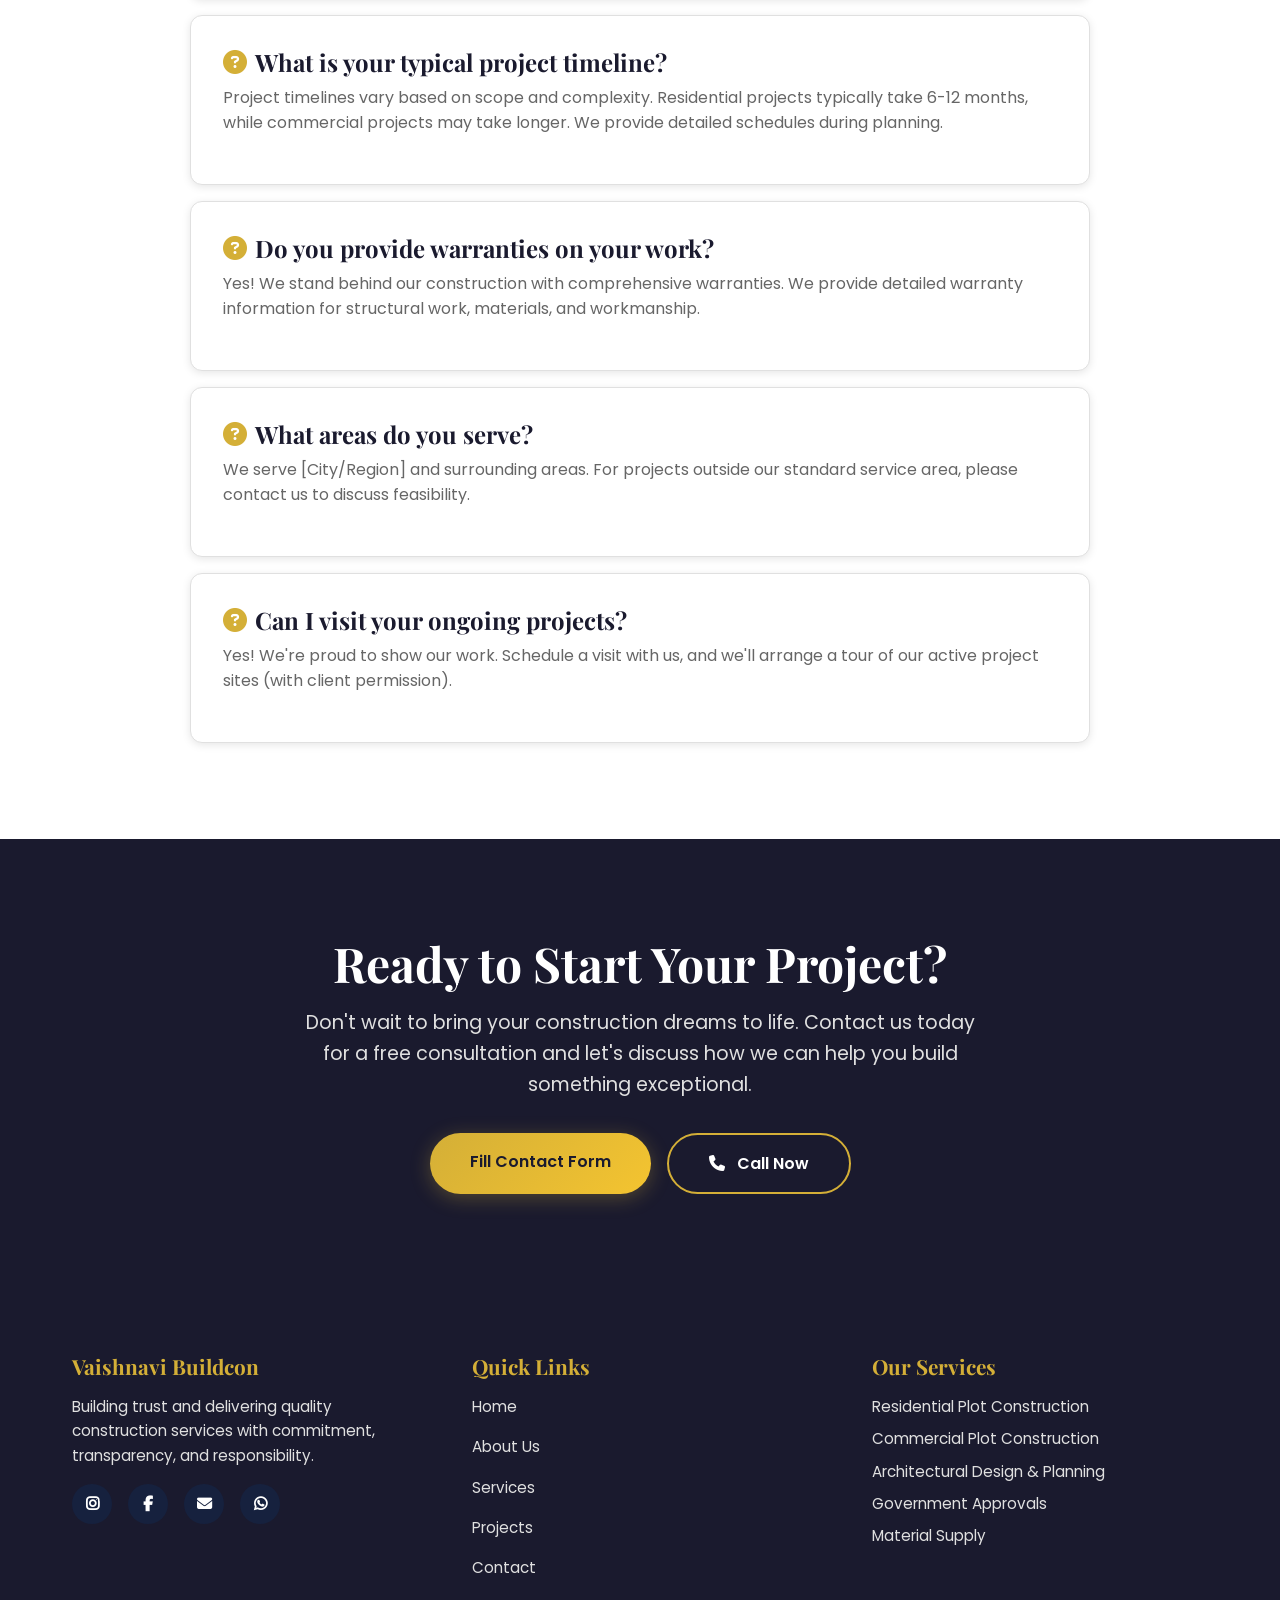
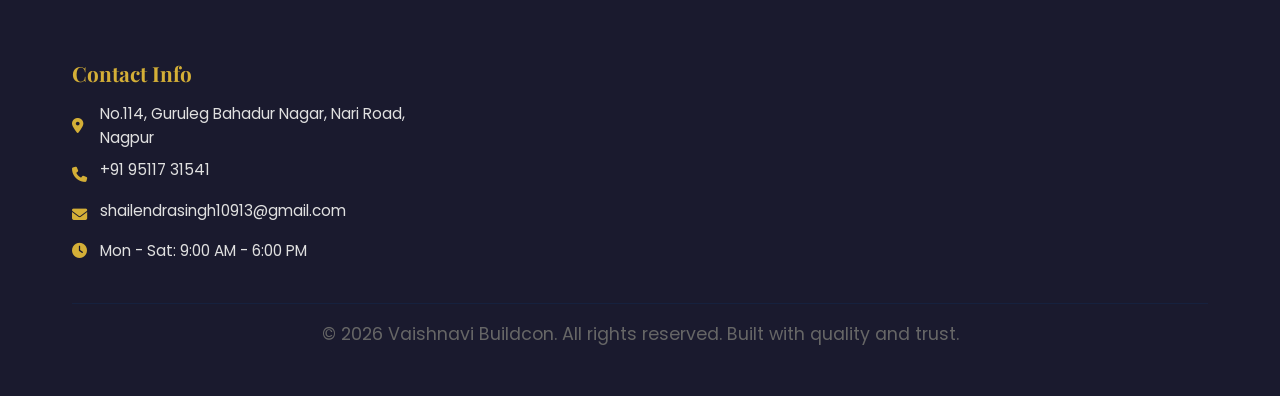
<file: contact.html>
<!DOCTYPE html>
<html lang="en">
<head>
    <meta charset="UTF-8">
    <meta name="viewport" content="width=device-width, initial-scale=1.0">
    <meta name="description" content="Get in touch with Vaishnavi Buildcon for your construction needs. We're here to help bring your project to life.">
    <title>Contact Us - Vaishnavi Buildcon</title>
    
    <!-- Google Fonts -->
    <link rel="preconnect" href="https://fonts.googleapis.com">
    <link rel="preconnect" href="https://fonts.gstatic.com" crossorigin>
    <link href="https://fonts.googleapis.com/css2?family=Poppins:wght@300;400;500;600;700&family=Playfair+Display:wght@600;700;800&display=swap" rel="stylesheet">
    
    <!-- Font Awesome -->
    <link rel="stylesheet" href="https://cdnjs.cloudflare.com/ajax/libs/font-awesome/6.4.0/css/all.min.css">
    
    <!-- Custom CSS -->
    <link rel="stylesheet" href="css/styles.css">
    
    <style>
        .contact-grid {
            display: grid;
            grid-template-columns: 1fr 1fr;
            gap: var(--spacing-lg);
            margin-top: var(--spacing-lg);
        }
        
        .contact-form {
            background: var(--white);
            padding: var(--spacing-lg);
            border-radius: 12px;
            box-shadow: var(--shadow-md);
        }
        
        .form-group {
            margin-bottom: var(--spacing-md);
        }
        
        .form-group label {
            display: block;
            margin-bottom: 0.5rem;
            font-weight: 600;
            color: var(--text-dark);
        }
        
        .form-group input,
        .form-group textarea,
        .form-group select {
            width: 100%;
            padding: 1rem;
            border: 2px solid var(--medium-gray);
            border-radius: 8px;
            font-family: var(--font-primary);
            font-size: 1rem;
            transition: var(--transition-smooth);
        }
        
        .form-group input:focus,
        .form-group textarea:focus,
        .form-group select:focus {
            outline: none;
            border-color: var(--primary-gold);
            box-shadow: 0 0 0 3px rgba(212,175,55,0.1);
        }
        
        .form-group textarea {
            resize: vertical;
            min-height: 150px;
        }
        
        .contact-info-card {
            background: var(--white);
            padding: var(--spacing-lg);
            border-radius: 12px;
            box-shadow: var(--shadow-md);
        }
        
        .contact-item {
            display: flex;
            align-items: flex-start;
            gap: var(--spacing-sm);
            margin-bottom: var(--spacing-md);
            padding-bottom: var(--spacing-md);
            border-bottom: 1px solid var(--medium-gray);
        }
        
        .contact-item:last-child {
            border-bottom: none;
            margin-bottom: 0;
            padding-bottom: 0;
        }
        
        .contact-icon {
            width: 50px;
            height: 50px;
            background: linear-gradient(135deg, var(--primary-gold), var(--accent-gold));
            border-radius: 50%;
            display: flex;
            align-items: center;
            justify-content: center;
            flex-shrink: 0;
            color: var(--primary-dark);
            font-size: 1.3rem;
        }
        
        .contact-details h4 {
            margin-bottom: 0.3rem;
            color: var(--primary-dark);
        }
        
        .contact-details p {
            margin: 0;
            color: var(--text-light);
        }
        
        @media (max-width: 768px) {
            .contact-grid {
                grid-template-columns: 1fr;
            }
        }
    </style>
    
    <!-- Favicon -->
    <link rel="icon" type="image/png" href="Vaishnavi Buildcon (Logo).png">
</head>
<body>
    <!-- Navigation -->
    <nav class="navbar">
        <div class="container">
            <a href="index.html" class="logo" style="display: flex; align-items: center;">
                <img src="Vaishnavi Buildcon (Logo).png" alt="Vaishnavi Buildcon" style="height: 50px; width: auto; filter: brightness(1.2);">
            </a>
            <button class="menu-toggle" aria-label="Toggle menu">
                <span></span>
                <span></span>
                <span></span>
            </button>
            <ul class="nav-menu">
                <li><a href="index.html" class="nav-link">Home</a></li>
                <li><a href="about.html" class="nav-link">About</a></li>
                <li><a href="services.html" class="nav-link">Services</a></li>
                <li><a href="projects.html" class="nav-link">Projects</a></li>
                <li><a href="contact.html" class="nav-link">Contact</a></li>
            </ul>
        </div>
    </nav>

    <!-- Page Hero -->
    <section class="hero" style="height: 50vh; min-height: 400px;">
        <div class="hero-content">
            <h1>Get In <span class="hero-highlight">Touch</span></h1>
            <p class="hero-subtitle">Let's Discuss Your Next Project</p>
        </div>
    </section>

    <!-- Contact Section -->
    <section class="section">
        <div class="container">
            <div class="section-header">
                <div class="section-subtitle">CONTACT US</div>
                <h2 class="section-title">Let's Build Your Dream on Your Plot</h2>
                <p class="section-description">
                    Ready to start construction on your plot? Get in touch for complete residential or commercial construction services. 
                    From design to delivery, we're here to help.
                </p>
            </div>
            
            <div class="contact-grid">
                <!-- Contact Form -->
                <div class="contact-form">
                    <h3 style="margin-bottom: var(--spacing-md);">Send Us a Message</h3>
                    <form id="contact-form" action="https://api.web3forms.com/submit" method="POST">
                        <input type="hidden" name="access_key" value="3d038804-de36-46a1-9347-1e824214e66b">
                        <input type="hidden" name="subject" value="New Contact Form Submission - Vaishnavi Buildcon">
                        <input type="hidden" name="from_name" value="Vaishnavi Buildcon Website">
                        
                        <div class="form-group">
                            <label for="name">Full Name *</label>
                            <input type="text" id="name" name="name" required placeholder="Enter your full name">
                        </div>
                        
                        <div class="form-group">
                            <label for="email">Email Address *</label>
                            <input type="email" id="email" name="email" required placeholder="your.email@example.com">
                        </div>
                        
                        <div class="form-group">
                            <label for="phone">Phone Number</label>
                            <input type="tel" id="phone" name="phone" placeholder="+91 XXXXX XXXXX">
                        </div>
                        
                        <div class="form-group">
                            <label for="service">Service Interested In</label>
                            <select id="service" name="service">
                                <option value="">Select a service</option>
                                <option value="residential">Residential Plot Construction</option>
                                <option value="commercial">Commercial Plot Construction</option>
                                <option value="architectural">Architectural Design & Planning</option>
                                <option value="approvals">Government Approvals & Permissions</option>
                                <option value="materials">Material Supply</option>
                                <option value="complete">Complete Construction Package</option>
                                <option value="other">Other</option>
                            </select>
                        </div>
                        
                        <div class="form-group">
                            <label for="message">Your Message *</label>
                            <textarea id="message" name="message" required placeholder="Tell us about your project requirements..."></textarea>
                        </div>
                        
                        <button type="submit" class="btn btn-primary" style="width: 100%;">
                            <i class="fas fa-paper-plane" style="margin-right: 0.5rem;"></i>
                            Send Message
                        </button>
                    </form>
                </div>
                
                <!-- Contact Information -->
                <div>
                    <div class="contact-info-card">
                        <h3 style="margin-bottom: var(--spacing-md);">Contact Information</h3>
                        
                        <div class="contact-item">
                            <div class="contact-icon">
                                <i class="fas fa-map-marker-alt"></i>
                            </div>
                            <div class="contact-details">
                                <h4>Our Location</h4>
                                <p>No.114, Guruleg Bahadur Nagar,<br>Nari Road, Nagpur</p>
                            </div>
                        </div>
                        
                        <div class="contact-item">
                            <div class="contact-icon">
                                <i class="fas fa-phone"></i>
                            </div>
                            <div class="contact-details">
                                <h4>Phone Number</h4>
                                <p><a href="tel:+919511731541" style="color: var(--text-light);">+91 95117 31541</a></p>
                            </div>
                        </div>
                        
                        <div class="contact-item">
                            <div class="contact-icon">
                                <i class="fas fa-envelope"></i>
                            </div>
                            <div class="contact-details">
                                <h4>Email Address</h4>
                                <p>shailendrasingh10913@gmail.com</p>
                            </div>
                        </div>
                        
                        <div class="contact-item">
                            <div class="contact-icon">
                                <i class="fas fa-clock"></i>
                            </div>
                            <div class="contact-details">
                                <h4>Working Hours</h4>
                                <p>Monday - Saturday: 9:00 AM - 6:00 PM<br>Sunday: Closed</p>
                            </div>
                        </div>
                    </div>
                    
                    <!-- Social Media -->
                    <div class="contact-info-card" style="margin-top: var(--spacing-md);">
                        <h3 style="margin-bottom: var(--spacing-sm);">Follow Us</h3>
                        <p style="margin-bottom: var(--spacing-sm);">Stay connected with us on social media for updates and inspiration.</p>
                        <div class="social-links">
                            <a href="https://www.instagram.com/vaishnavi_buildcon__?igsh=MWp1bjlud3llNHpjOA==" target="_blank" class="social-link" aria-label="Instagram">
                                <i class="fab fa-instagram"></i>
                            </a>
                            <a href="https://www.facebook.com/profile.php?id=61583809733543" target="_blank" class="social-link" aria-label="Facebook">
                                <i class="fab fa-facebook-f"></i>
                            </a>
                            <a href="mailto:shailendrasingh10913@gmail.com" class="social-link" aria-label="Email">
                                <i class="fas fa-envelope"></i>
                            </a>
                            <a href="https://wa.me/919511731541" target="_blank" class="social-link" aria-label="WhatsApp">
                                <i class="fab fa-whatsapp"></i>
                            </a>
                        </div>
                    </div>
                </div>
            </div>
        </div>
    </section>

    <!-- Map Section -->
    <section class="section section-light">
        <div class="container">
            <div class="section-header">
                <div class="section-subtitle">FIND US</div>
                <h2 class="section-title">Visit Our Office</h2>
                <p class="section-description">
                    No.114, Guruleg Bahadur Nagar, Nari Road, Nagpur
                </p>
            </div>
            <div style="width: 100%; height: 450px; border-radius: 12px; overflow: hidden; box-shadow: var(--shadow-md); margin-top: var(--spacing-md);">
                <iframe 
                    src="https://www.google.com/maps/embed?pb=!1m18!1m12!1m3!1d3721.5!2d79.0882!3d21.1458!2m3!1f0!2f0!3f0!3m2!1i1024!2i768!4f13.1!3m3!1m2!1s0x0%3A0x0!2zMjHCsDA4JzQ0LjkiTiA3OcKwMDUnMTcuNSJF!5e0!3m2!1sen!2sin!4v1234567890"
                    width="100%" 
                    height="450" 
                    style="border:0;" 
                    allowfullscreen="" 
                    loading="lazy" 
                    referrerpolicy="no-referrer-when-downgrade"
                    title="Vaishnavi Buildcon Office Location">
                </iframe>
            </div>
            <div style="text-align: center; margin-top: var(--spacing-md);">
                <a href="https://www.google.com/maps/search/?api=1&query=No.114+Guruleg+Bahadur+Nagar+Nari+Road+Nagpur" 
                   target="_blank" 
                   class="btn btn-primary">
                    <i class="fas fa-map-marker-alt" style="margin-right: 0.5rem;"></i>
                    Get Directions
                </a>
            </div>
        </div>
    </section>

    <!-- FAQ Section -->
    <section class="section">
        <div class="container">
            <div class="section-header">
                <div class="section-subtitle">FAQ</div>
                <h2 class="section-title">Frequently Asked Questions</h2>
            </div>
            
            <div style="max-width: 900px; margin: 0 auto;">
                <div class="card" style="margin-bottom: var(--spacing-sm); padding: var(--spacing-md);">
                    <h3 style="margin-bottom: 0.5rem; display: flex; align-items: center; gap: 0.5rem;">
                        <i class="fas fa-question-circle" style="color: var(--primary-gold);"></i>
                        How do I get a quote for my project?
                    </h3>
                    <p>Simply fill out the contact form above or give us a call. We'll schedule a consultation to discuss your requirements and provide a detailed quote.</p>
                </div>
                
                <div class="card" style="margin-bottom: var(--spacing-sm); padding: var(--spacing-md);">
                    <h3 style="margin-bottom: 0.5rem; display: flex; align-items: center; gap: 0.5rem;">
                        <i class="fas fa-question-circle" style="color: var(--primary-gold);"></i>
                        What is your typical project timeline?
                    </h3>
                    <p>Project timelines vary based on scope and complexity. Residential projects typically take 6-12 months, while commercial projects may take longer. We provide detailed schedules during planning.</p>
                </div>
                
                <div class="card" style="margin-bottom: var(--spacing-sm); padding: var(--spacing-md);">
                    <h3 style="margin-bottom: 0.5rem; display: flex; align-items: center; gap: 0.5rem;">
                        <i class="fas fa-question-circle" style="color: var(--primary-gold);"></i>
                        Do you provide warranties on your work?
                    </h3>
                    <p>Yes! We stand behind our construction with comprehensive warranties. We provide detailed warranty information for structural work, materials, and workmanship.</p>
                </div>
                
                <div class="card" style="margin-bottom: var(--spacing-sm); padding: var(--spacing-md);">
                    <h3 style="margin-bottom: 0.5rem; display: flex; align-items: center; gap: 0.5rem;">
                        <i class="fas fa-question-circle" style="color: var(--primary-gold);"></i>
                        What areas do you serve?
                    </h3>
                    <p>We serve [City/Region] and surrounding areas. For projects outside our standard service area, please contact us to discuss feasibility.</p>
                </div>
                
                <div class="card" style="padding: var(--spacing-md);">
                    <h3 style="margin-bottom: 0.5rem; display: flex; align-items: center; gap: 0.5rem;">
                        <i class="fas fa-question-circle" style="color: var(--primary-gold);"></i>
                        Can I visit your ongoing projects?
                    </h3>
                    <p>Yes! We're proud to show our work. Schedule a visit with us, and we'll arrange a tour of our active project sites (with client permission).</p>
                </div>
            </div>
        </div>
    </section>

    <!-- CTA Section -->
    <section class="section section-dark">
        <div class="container" style="text-align: center;">
            <h2 style="color: var(--white); margin-bottom: var(--spacing-sm);">
                Ready to Start Your Project?
            </h2>
            <p style="color: var(--medium-gray); font-size: 1.2rem; margin-bottom: var(--spacing-md); max-width: 700px; margin-left: auto; margin-right: auto;">
                Don't wait to bring your construction dreams to life. Contact us today for a free consultation 
                and let's discuss how we can help you build something exceptional.
            </p>
            <div style="display: flex; gap: var(--spacing-sm); justify-content: center; flex-wrap: wrap;">
                <a href="#contact-form" class="btn btn-primary">Fill Contact Form</a>
                <a href="tel:+919511731541" class="btn btn-secondary">
                    <i class="fas fa-phone" style="margin-right: 0.5rem;"></i> Call Now
                </a>
            </div>
        </div>
    </section>

    <!-- Footer -->
    <footer class="footer">
        <div class="container">
            <div class="footer-content">
                <div class="footer-section">
                    <h3>Vaishnavi Buildcon</h3>
                    <p>Building trust and delivering quality construction services with commitment, transparency, and responsibility.</p>
                    <div class="social-links">
                        <a href="https://www.instagram.com/vaishnavi_buildcon__?igsh=MWp1bjlud3llNHpjOA==" target="_blank" class="social-link" aria-label="Instagram">
                            <i class="fab fa-instagram"></i>
                        </a>
                        <a href="https://www.facebook.com/profile.php?id=61583809733543" target="_blank" class="social-link" aria-label="Facebook">
                            <i class="fab fa-facebook-f"></i>
                        </a>
                        <a href="mailto:shailendrasingh10913@gmail.com" class="social-link" aria-label="Email">
                            <i class="fas fa-envelope"></i>
                        </a>
                        <a href="https://wa.me/919511731541" target="_blank" class="social-link" aria-label="WhatsApp">
                            <i class="fab fa-whatsapp"></i>
                        </a>
                    </div>
                </div>
                
                <div class="footer-section">
                    <h3>Quick Links</h3>
                    <p><a href="index.html">Home</a></p>
                    <p><a href="about.html">About Us</a></p>
                    <p><a href="services.html">Services</a></p>
                    <p><a href="projects.html">Projects</a></p>
                    <p><a href="contact.html">Contact</a></p>
                </div>
                
                <div class="footer-section">
                    <h3>Our Services</h3>
                    <p>Residential Plot Construction</p>
                    <p>Commercial Plot Construction</p>
                    <p>Architectural Design & Planning</p>
                    <p>Government Approvals</p>
                    <p>Material Supply</p>
                </div>
                
                <div class="footer-section">
                    <h3>Contact Info</h3>
                    <p><i class="fas fa-map-marker-alt" style="margin-right: 0.5rem;"></i> No.114, Guruleg Bahadur Nagar, Nari Road, Nagpur</p>
                    <p><i class="fas fa-phone" style="margin-right: 0.5rem;"></i> <a href="tel:+919511731541">+91 95117 31541</a></p>
                    <p><i class="fas fa-envelope" style="margin-right: 0.5rem;"></i> <a href="mailto:shailendrasingh10913@gmail.com">shailendrasingh10913@gmail.com</a></p>
                    <p><i class="fas fa-clock" style="margin-right: 0.5rem;"></i> Mon - Sat: 9:00 AM - 6:00 PM</p>
                </div>
            </div>
            
            <div class="footer-bottom">
                <p>&copy; 2026 Vaishnavi Buildcon. All rights reserved. Built with quality and trust.</p>
            </div>
        </div>
    </footer>

    <!-- JavaScript -->
    <script src="js/main.js"></script>
</body>
</html>
</file>
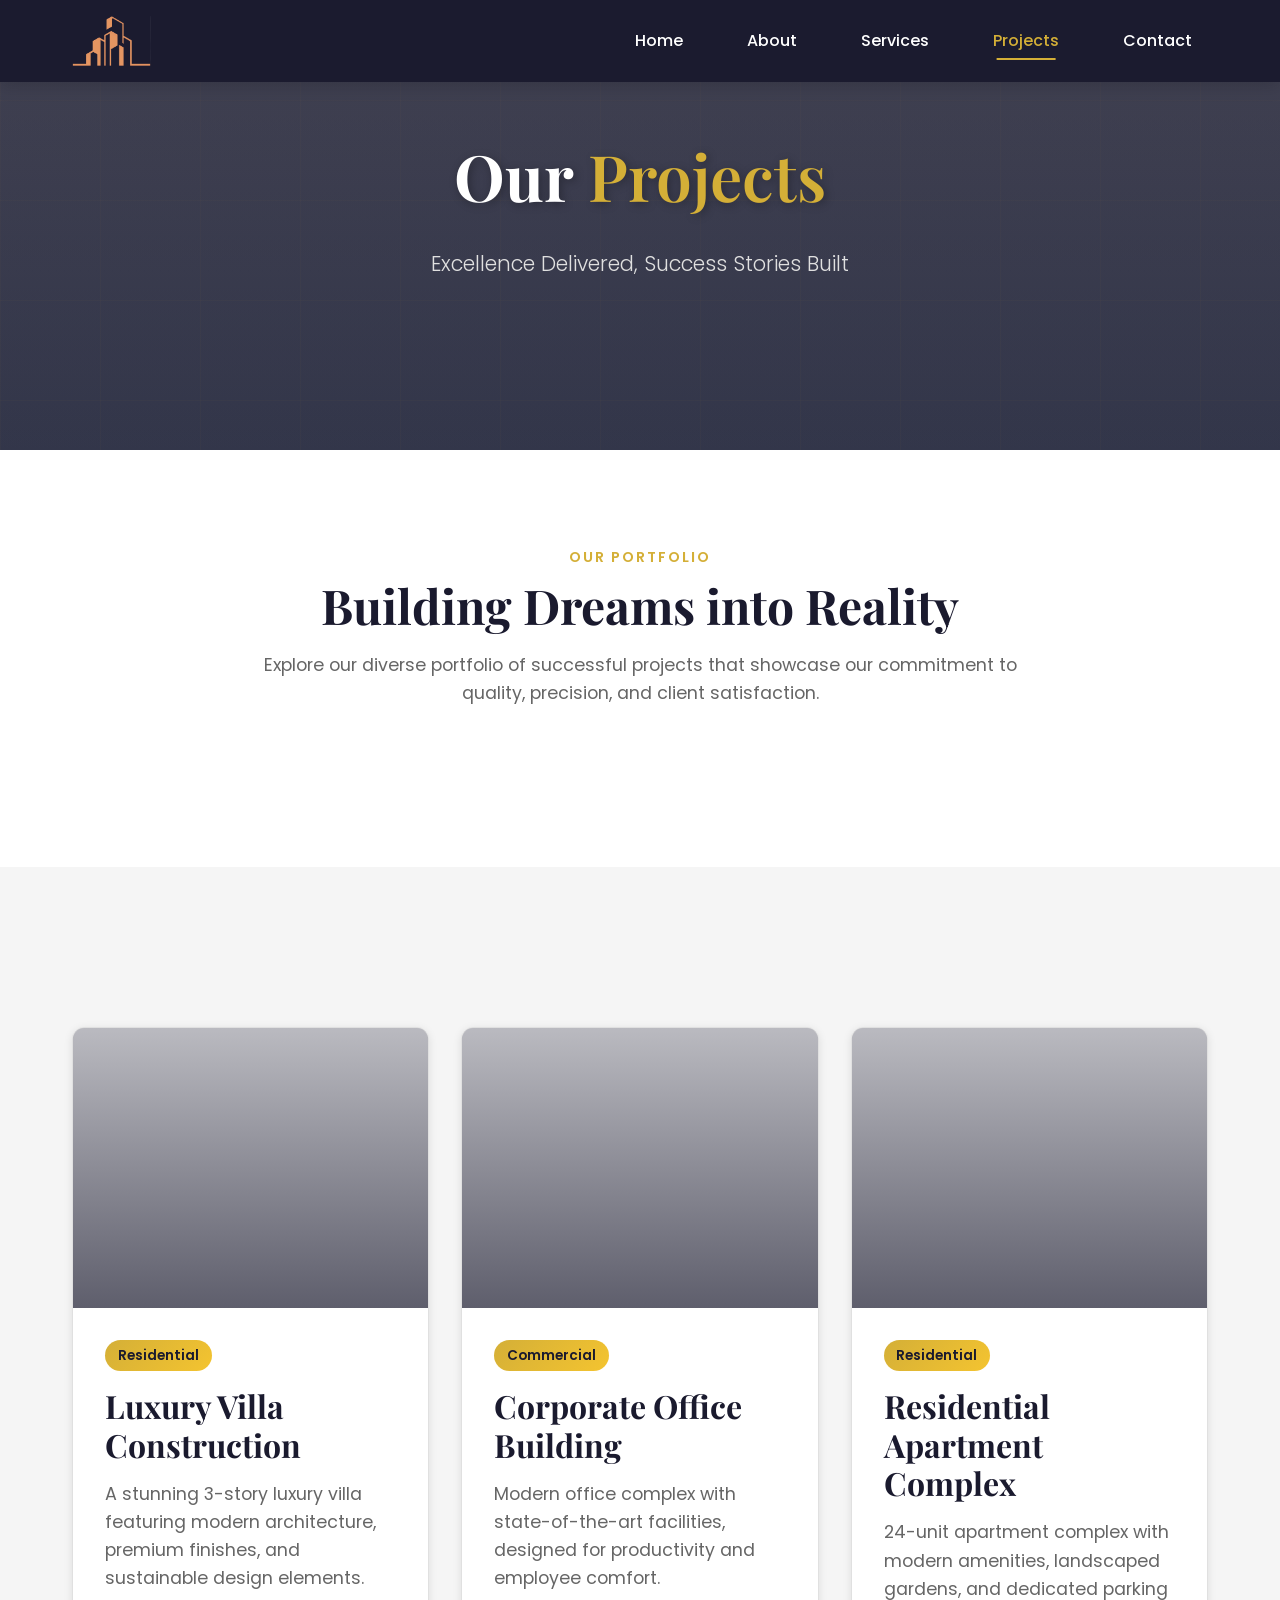
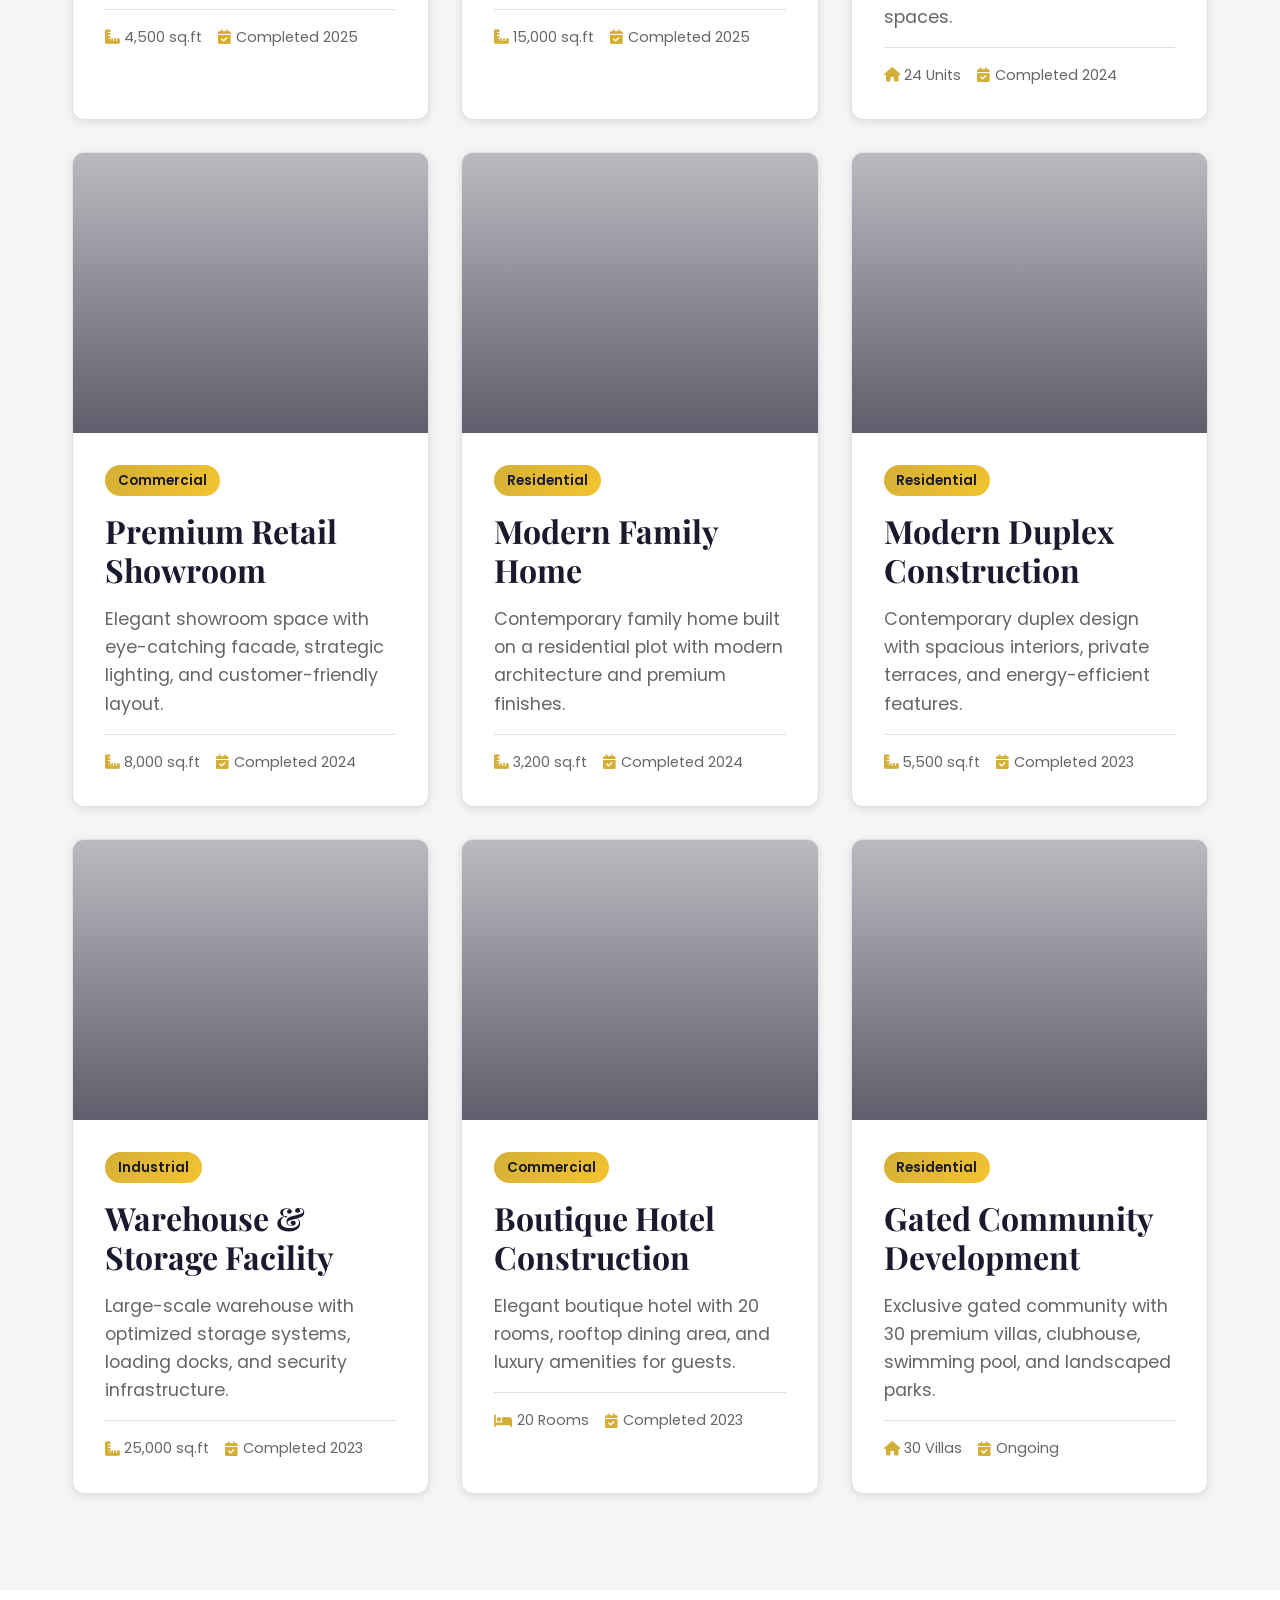
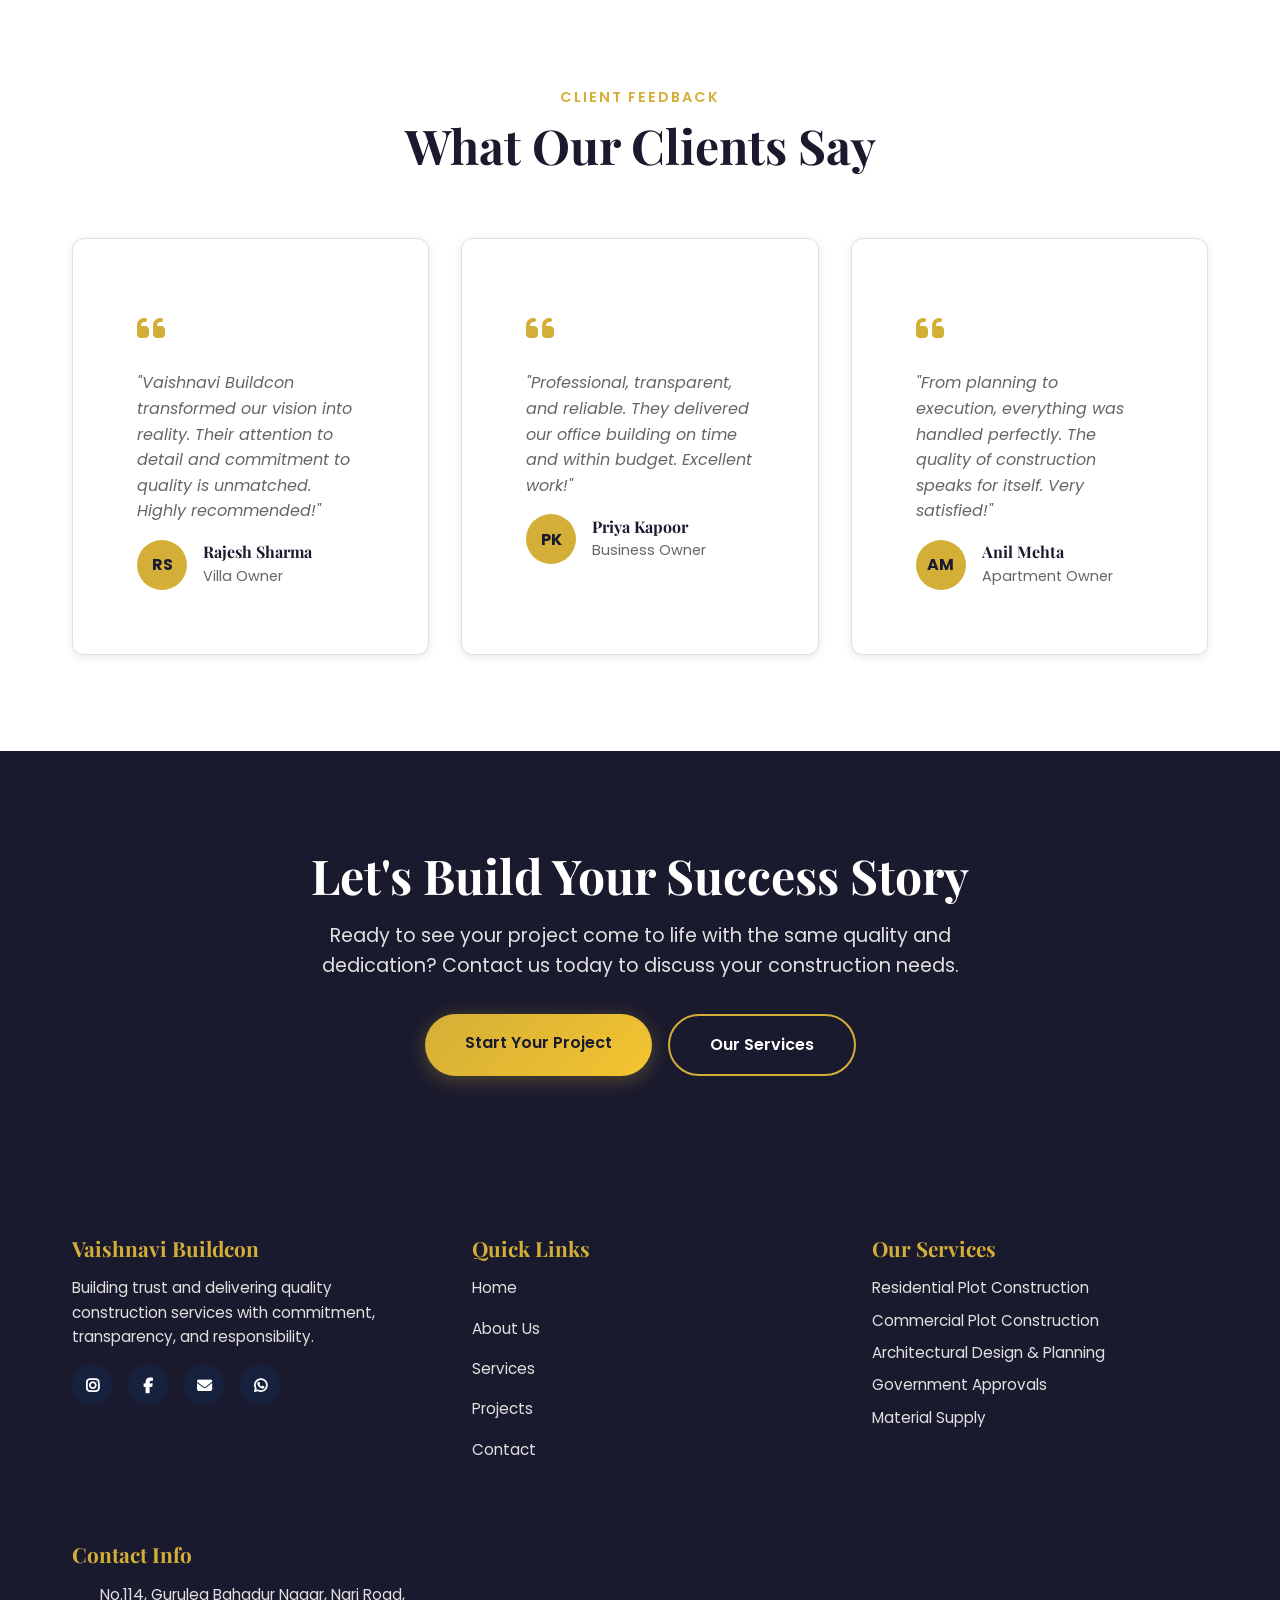
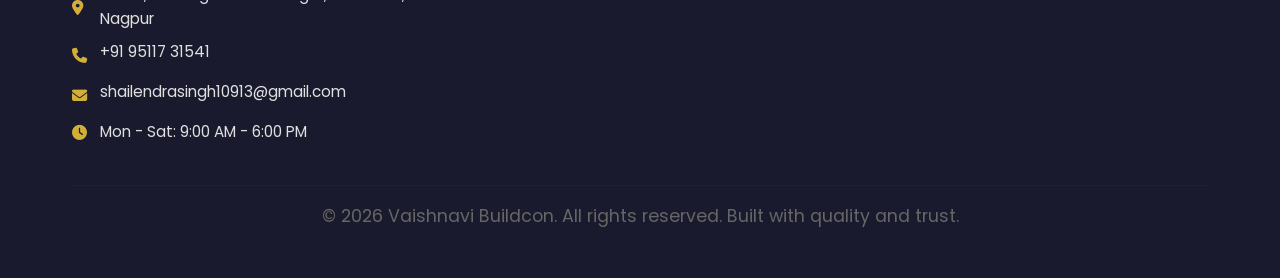
<file: projects.html>
<!DOCTYPE html>
<html lang="en">
<head>
    <meta charset="UTF-8">
    <meta name="viewport" content="width=device-width, initial-scale=1.0">
    <meta name="description" content="Explore Vaishnavi Buildcon's portfolio of successful construction projects - residential, commercial, and more.">
    <title>Our Projects - Vaishnavi Buildcon</title>
    
    <!-- Google Fonts -->
    <link rel="preconnect" href="https://fonts.googleapis.com">
    <link rel="preconnect" href="https://fonts.gstatic.com" crossorigin>
    <link href="https://fonts.googleapis.com/css2?family=Poppins:wght@300;400;500;600;700&family=Playfair+Display:wght@600;700;800&display=swap" rel="stylesheet">
    
    <!-- Font Awesome -->
    <link rel="stylesheet" href="https://cdnjs.cloudflare.com/ajax/libs/font-awesome/6.4.0/css/all.min.css">
    
    <!-- Custom CSS -->
    <link rel="stylesheet" href="css/styles.css">
    
    <style>
        .project-card {
            background: var(--white);
            border-radius: 12px;
            overflow: hidden;
            box-shadow: var(--shadow-sm);
            transition: var(--transition-smooth);
            border: 1px solid var(--medium-gray);
        }
        
        .project-card:hover {
            transform: translateY(-10px);
            box-shadow: var(--shadow-lg);
        }
        
        .project-image {
            width: 100%;
            height: 280px;
            background: linear-gradient(135deg, var(--primary-blue), var(--secondary-blue));
            display: flex;
            align-items: center;
            justify-content: center;
            font-size: 4rem;
            color: var(--primary-gold);
            position: relative;
            overflow: hidden;
        }
        
        .project-image::before {
            content: '';
            position: absolute;
            top: 0;
            left: 0;
            right: 0;
            bottom: 0;
            background: linear-gradient(to bottom, rgba(26, 26, 46, 0.3), rgba(26, 26, 46, 0.7));
            z-index: 1;
        }
        
        .project-info {
            padding: var(--spacing-md);
        }
        
        .project-category {
            display: inline-block;
            padding: 0.3rem 0.8rem;
            background: linear-gradient(135deg, var(--primary-gold), var(--accent-gold));
            color: var(--primary-dark);
            border-radius: 20px;
            font-size: 0.85rem;
            font-weight: 600;
            margin-bottom: var(--spacing-sm);
        }
        
        .project-stats {
            display: flex;
            gap: var(--spacing-sm);
            flex-wrap: wrap;
            margin-top: var(--spacing-sm);
            padding-top: var(--spacing-sm);
            border-top: 1px solid var(--medium-gray);
        }
        
        .project-stat {
            display: flex;
            align-items: center;
            gap: 0.3rem;
            color: var(--text-light);
            font-size: 0.9rem;
        }
        
        .project-stat i {
            color: var(--primary-gold);
        }
    </style>
    
    <!-- Favicon -->
    <link rel="icon" type="image/png" href="Vaishnavi Buildcon (Logo).png">
</head>
<body>
    <!-- Navigation -->
    <nav class="navbar">
        <div class="container">
            <a href="index.html" class="logo" style="display: flex; align-items: center;">
                <img src="Vaishnavi Buildcon (Logo).png" alt="Vaishnavi Buildcon" style="height: 50px; width: auto; filter: brightness(1.2);">
            </a>
            <button class="menu-toggle" aria-label="Toggle menu">
                <span></span>
                <span></span>
                <span></span>
            </button>
            <ul class="nav-menu">
                <li><a href="index.html" class="nav-link">Home</a></li>
                <li><a href="about.html" class="nav-link">About</a></li>
                <li><a href="services.html" class="nav-link">Services</a></li>
                <li><a href="projects.html" class="nav-link">Projects</a></li>
                <li><a href="contact.html" class="nav-link">Contact</a></li>
            </ul>
        </div>
    </nav>

    <!-- Page Hero -->
    <section class="hero" style="height: 50vh; min-height: 400px;">
        <div class="hero-content">
            <h1>Our <span class="hero-highlight">Projects</span></h1>
            <p class="hero-subtitle">Excellence Delivered, Success Stories Built</p>
        </div>
    </section>

    <!-- Projects Introduction -->
    <section class="section">
        <div class="container">
            <div class="section-header">
                <div class="section-subtitle">OUR PORTFOLIO</div>
                <h2 class="section-title">Building Dreams into Reality</h2>
                <p class="section-description">
                    Explore our diverse portfolio of successful projects that showcase our commitment 
                    to quality, precision, and client satisfaction.
                </p>
            </div>
        </div>
    </section>

    <!-- Projects Grid -->
    <section class="section section-light">
        <div class="container">
            <div class="card-grid">
                <!-- Project 1 -->
                <div class="project-card">
                    <div class="project-image" style="background-image: url('https://images.unsplash.com/photo-1600596542815-ffad4c1539a9?w=800&h=600&fit=crop'); background-size: cover; background-position: center;">
                    </div>
                    <div class="project-info">
                        <span class="project-category">Residential</span>
                        <h3>Luxury Villa Construction</h3>
                        <p>A stunning 3-story luxury villa featuring modern architecture, premium finishes, and sustainable design elements.</p>
                        <div class="project-stats">
                            <span class="project-stat">
                                <i class="fas fa-ruler-combined"></i>
                                4,500 sq.ft
                            </span>
                            <span class="project-stat">
                                <i class="fas fa-calendar-check"></i>
                                Completed 2025
                            </span>
                        </div>
                    </div>
                </div>

                <!-- Project 2 -->
                <div class="project-card">
                    <div class="project-image" style="background-image: url('https://images.unsplash.com/photo-1486406146926-c627a92ad1ab?w=800&h=600&fit=crop'); background-size: cover; background-position: center;">
                    </div>
                    <div class="project-info">
                        <span class="project-category">Commercial</span>
                        <h3>Corporate Office Building</h3>
                        <p>Modern office complex with state-of-the-art facilities, designed for productivity and employee comfort.</p>
                        <div class="project-stats">
                            <span class="project-stat">
                                <i class="fas fa-ruler-combined"></i>
                                15,000 sq.ft
                            </span>
                            <span class="project-stat">
                                <i class="fas fa-calendar-check"></i>
                                Completed 2025
                            </span>
                        </div>
                    </div>
                </div>

                <!-- Project 3 -->
                <div class="project-card">
                    <div class="project-image" style="background-image: url('https://images.unsplash.com/photo-1545324418-cc1a3fa10c00?w=800&h=600&fit=crop'); background-size: cover; background-position: center;">
                    </div>
                    <div class="project-info">
                        <span class="project-category">Residential</span>
                        <h3>Residential Apartment Complex</h3>
                        <p>24-unit apartment complex with modern amenities, landscaped gardens, and dedicated parking spaces.</p>
                        <div class="project-stats">
                            <span class="project-stat">
                                <i class="fas fa-home"></i>
                                24 Units
                            </span>
                            <span class="project-stat">
                                <i class="fas fa-calendar-check"></i>
                                Completed 2024
                            </span>
                        </div>
                    </div>
                </div>

                <!-- Project 4 -->
                <div class="project-card">
                    <div class="project-image" style="background-image: url('https://images.unsplash.com/photo-1441986300917-64674bd600d8?w=800&h=600&fit=crop'); background-size: cover; background-position: center;">
                    </div>
                    <div class="project-info">
                        <span class="project-category">Commercial</span>
                        <h3>Premium Retail Showroom</h3>
                        <p>Elegant showroom space with eye-catching facade, strategic lighting, and customer-friendly layout.</p>
                        <div class="project-stats">
                            <span class="project-stat">
                                <i class="fas fa-ruler-combined"></i>
                                8,000 sq.ft
                            </span>
                            <span class="project-stat">
                                <i class="fas fa-calendar-check"></i>
                                Completed 2024
                            </span>
                        </div>
                    </div>
                </div>

                <!-- Project 5 -->
                <div class="project-card">
                    <div class="project-image" style="background-image: url('https://images.unsplash.com/photo-1600596542815-ffad4c1539a9?w=800&h=600&fit=crop'); background-size: cover; background-position: center;">
                    </div>
                    <div class="project-info">
                        <span class="project-category">Residential</span>
                        <h3>Modern Family Home</h3>
                        <p>Contemporary family home built on a residential plot with modern architecture and premium finishes.</p>
                        <div class="project-stats">
                            <span class="project-stat">
                                <i class="fas fa-ruler-combined"></i>
                                3,200 sq.ft
                            </span>
                            <span class="project-stat">
                                <i class="fas fa-calendar-check"></i>
                                Completed 2024
                            </span>
                        </div>
                    </div>
                </div>

                <!-- Project 6 -->
                <div class="project-card">
                    <div class="project-image" style="background-image: url('https://images.unsplash.com/photo-1564013799919-ab600027ffc6?w=800&h=600&fit=crop'); background-size: cover; background-position: center;">
                    </div>
                    <div class="project-info">
                        <span class="project-category">Residential</span>
                        <h3>Modern Duplex Construction</h3>
                        <p>Contemporary duplex design with spacious interiors, private terraces, and energy-efficient features.</p>
                        <div class="project-stats">
                            <span class="project-stat">
                                <i class="fas fa-ruler-combined"></i>
                                5,500 sq.ft
                            </span>
                            <span class="project-stat">
                                <i class="fas fa-calendar-check"></i>
                                Completed 2023
                            </span>
                        </div>
                    </div>
                </div>

                <!-- Project 7 -->
                <div class="project-card">
                    <div class="project-image" style="background-image: url('https://images.unsplash.com/photo-1553413077-190dd305871c?w=800&h=600&fit=crop'); background-size: cover; background-position: center;">
                    </div>
                    <div class="project-info">
                        <span class="project-category">Industrial</span>
                        <h3>Warehouse & Storage Facility</h3>
                        <p>Large-scale warehouse with optimized storage systems, loading docks, and security infrastructure.</p>
                        <div class="project-stats">
                            <span class="project-stat">
                                <i class="fas fa-ruler-combined"></i>
                                25,000 sq.ft
                            </span>
                            <span class="project-stat">
                                <i class="fas fa-calendar-check"></i>
                                Completed 2023
                            </span>
                        </div>
                    </div>
                </div>

                <!-- Project 8 -->
                <div class="project-card">
                    <div class="project-image" style="background-image: url('https://images.unsplash.com/photo-1566073771259-6a8506099945?w=800&h=600&fit=crop'); background-size: cover; background-position: center;">
                    </div>
                    <div class="project-info">
                        <span class="project-category">Commercial</span>
                        <h3>Boutique Hotel Construction</h3>
                        <p>Elegant boutique hotel with 20 rooms, rooftop dining area, and luxury amenities for guests.</p>
                        <div class="project-stats">
                            <span class="project-stat">
                                <i class="fas fa-bed"></i>
                                20 Rooms
                            </span>
                            <span class="project-stat">
                                <i class="fas fa-calendar-check"></i>
                                Completed 2023
                            </span>
                        </div>
                    </div>
                </div>

                <!-- Project 9 -->
                <div class="project-card">
                    <div class="project-image" style="background-image: url('https://images.unsplash.com/photo-1512917774080-9991f1c4c750?w=800&h=600&fit=crop'); background-size: cover; background-position: center;">
                    </div>
                    <div class="project-info">
                        <span class="project-category">Residential</span>
                        <h3>Gated Community Development</h3>
                        <p>Exclusive gated community with 30 premium villas, clubhouse, swimming pool, and landscaped parks.</p>
                        <div class="project-stats">
                            <span class="project-stat">
                                <i class="fas fa-home"></i>
                                30 Villas
                            </span>
                            <span class="project-stat">
                                <i class="fas fa-calendar-check"></i>
                                Ongoing
                            </span>
                        </div>
                    </div>
                </div>
            </div>
        </div>
    </section>

    <!-- Client Testimonials -->
    <section class="section">
        <div class="container">
            <div class="section-header">
                <div class="section-subtitle">CLIENT FEEDBACK</div>
                <h2 class="section-title">What Our Clients Say</h2>
            </div>
            
            <div class="card-grid">
                <div class="card" style="padding: var(--spacing-lg);">
                    <div style="color: var(--primary-gold); font-size: 2rem; margin-bottom: var(--spacing-sm);">
                        <i class="fas fa-quote-left"></i>
                    </div>
                    <p style="font-style: italic; margin-bottom: var(--spacing-sm);">
                        "Vaishnavi Buildcon transformed our vision into reality. Their attention to detail 
                        and commitment to quality is unmatched. Highly recommended!"
                    </p>
                    <div style="display: flex; align-items: center; gap: 1rem;">
                        <div style="width: 50px; height: 50px; background: var(--primary-gold); border-radius: 50%; display: flex; align-items: center; justify-content: center; color: var(--primary-dark); font-weight: 700;">
                            RS
                        </div>
                        <div>
                            <h4 style="margin-bottom: 0.2rem;">Rajesh Sharma</h4>
                            <p style="font-size: 0.9rem; margin: 0;">Villa Owner</p>
                        </div>
                    </div>
                </div>
                
                <div class="card" style="padding: var(--spacing-lg);">
                    <div style="color: var(--primary-gold); font-size: 2rem; margin-bottom: var(--spacing-sm);">
                        <i class="fas fa-quote-left"></i>
                    </div>
                    <p style="font-style: italic; margin-bottom: var(--spacing-sm);">
                        "Professional, transparent, and reliable. They delivered our office building on time 
                        and within budget. Excellent work!"
                    </p>
                    <div style="display: flex; align-items: center; gap: 1rem;">
                        <div style="width: 50px; height: 50px; background: var(--primary-gold); border-radius: 50%; display: flex; align-items: center; justify-content: center; color: var(--primary-dark); font-weight: 700;">
                            PK
                        </div>
                        <div>
                            <h4 style="margin-bottom: 0.2rem;">Priya Kapoor</h4>
                            <p style="font-size: 0.9rem; margin: 0;">Business Owner</p>
                        </div>
                    </div>
                </div>
                
                <div class="card" style="padding: var(--spacing-lg);">
                    <div style="color: var(--primary-gold); font-size: 2rem; margin-bottom: var(--spacing-sm);">
                        <i class="fas fa-quote-left"></i>
                    </div>
                    <p style="font-style: italic; margin-bottom: var(--spacing-sm);">
                        "From planning to execution, everything was handled perfectly. The quality of construction 
                        speaks for itself. Very satisfied!"
                    </p>
                    <div style="display: flex; align-items: center; gap: 1rem;">
                        <div style="width: 50px; height: 50px; background: var(--primary-gold); border-radius: 50%; display: flex; align-items: center; justify-content: center; color: var(--primary-dark); font-weight: 700;">
                            AM
                        </div>
                        <div>
                            <h4 style="margin-bottom: 0.2rem;">Anil Mehta</h4>
                            <p style="font-size: 0.9rem; margin: 0;">Apartment Owner</p>
                        </div>
                    </div>
                </div>
            </div>
        </div>
    </section>

    <!-- CTA Section -->
    <section class="section section-dark">
        <div class="container" style="text-align: center;">
            <h2 style="color: var(--white); margin-bottom: var(--spacing-sm);">
                Let's Build Your Success Story
            </h2>
            <p style="color: var(--medium-gray); font-size: 1.2rem; margin-bottom: var(--spacing-md); max-width: 700px; margin-left: auto; margin-right: auto;">
                Ready to see your project come to life with the same quality and dedication? 
                Contact us today to discuss your construction needs.
            </p>
            <div style="display: flex; gap: var(--spacing-sm); justify-content: center; flex-wrap: wrap;">
                <a href="contact.html" class="btn btn-primary">Start Your Project</a>
                <a href="services.html" class="btn btn-secondary">Our Services</a>
            </div>
        </div>
    </section>

    <!-- Footer -->
    <footer class="footer">
        <div class="container">
            <div class="footer-content">
                <div class="footer-section">
                    <h3>Vaishnavi Buildcon</h3>
                    <p>Building trust and delivering quality construction services with commitment, transparency, and responsibility.</p>
                    <div class="social-links">
                        <a href="https://www.instagram.com/vaishnavi_buildcon__?igsh=MWp1bjlud3llNHpjOA==" target="_blank" class="social-link" aria-label="Instagram">
                            <i class="fab fa-instagram"></i>
                        </a>
                        <a href="https://www.facebook.com/profile.php?id=61583809733543" target="_blank" class="social-link" aria-label="Facebook">
                            <i class="fab fa-facebook-f"></i>
                        </a>
                        <a href="mailto:shailendrasingh10913@gmail.com" class="social-link" aria-label="Email">
                            <i class="fas fa-envelope"></i>
                        </a>
                        <a href="https://wa.me/919511731541" target="_blank" class="social-link" aria-label="WhatsApp">
                            <i class="fab fa-whatsapp"></i>
                        </a>
                    </div>
                </div>
                
                <div class="footer-section">
                    <h3>Quick Links</h3>
                    <p><a href="index.html">Home</a></p>
                    <p><a href="about.html">About Us</a></p>
                    <p><a href="services.html">Services</a></p>
                    <p><a href="projects.html">Projects</a></p>
                    <p><a href="contact.html">Contact</a></p>
                </div>
                
                <div class="footer-section">
                    <h3>Our Services</h3>
                    <p>Residential Plot Construction</p>
                    <p>Commercial Plot Construction</p>
                    <p>Architectural Design & Planning</p>
                    <p>Government Approvals</p>
                    <p>Material Supply</p>
                </div>
                
                <div class="footer-section">
                    <h3>Contact Info</h3>
                    <p><i class="fas fa-map-marker-alt" style="margin-right: 0.5rem;"></i> No.114, Guruleg Bahadur Nagar, Nari Road, Nagpur</p>
                    <p><i class="fas fa-phone" style="margin-right: 0.5rem;"></i> <a href="tel:+919511731541">+91 95117 31541</a></p>
                    <p><i class="fas fa-envelope" style="margin-right: 0.5rem;"></i> <a href="mailto:shailendrasingh10913@gmail.com">shailendrasingh10913@gmail.com</a></p>
                    <p><i class="fas fa-clock" style="margin-right: 0.5rem;"></i> Mon - Sat: 9:00 AM - 6:00 PM</p>
                </div>
            </div>
            
            <div class="footer-bottom">
                <p>&copy; 2026 Vaishnavi Buildcon. All rights reserved. Built with quality and trust.</p>
            </div>
        </div>
    </footer>

    <!-- JavaScript -->
    <script src="js/main.js"></script>
</body>
</html>
</file>
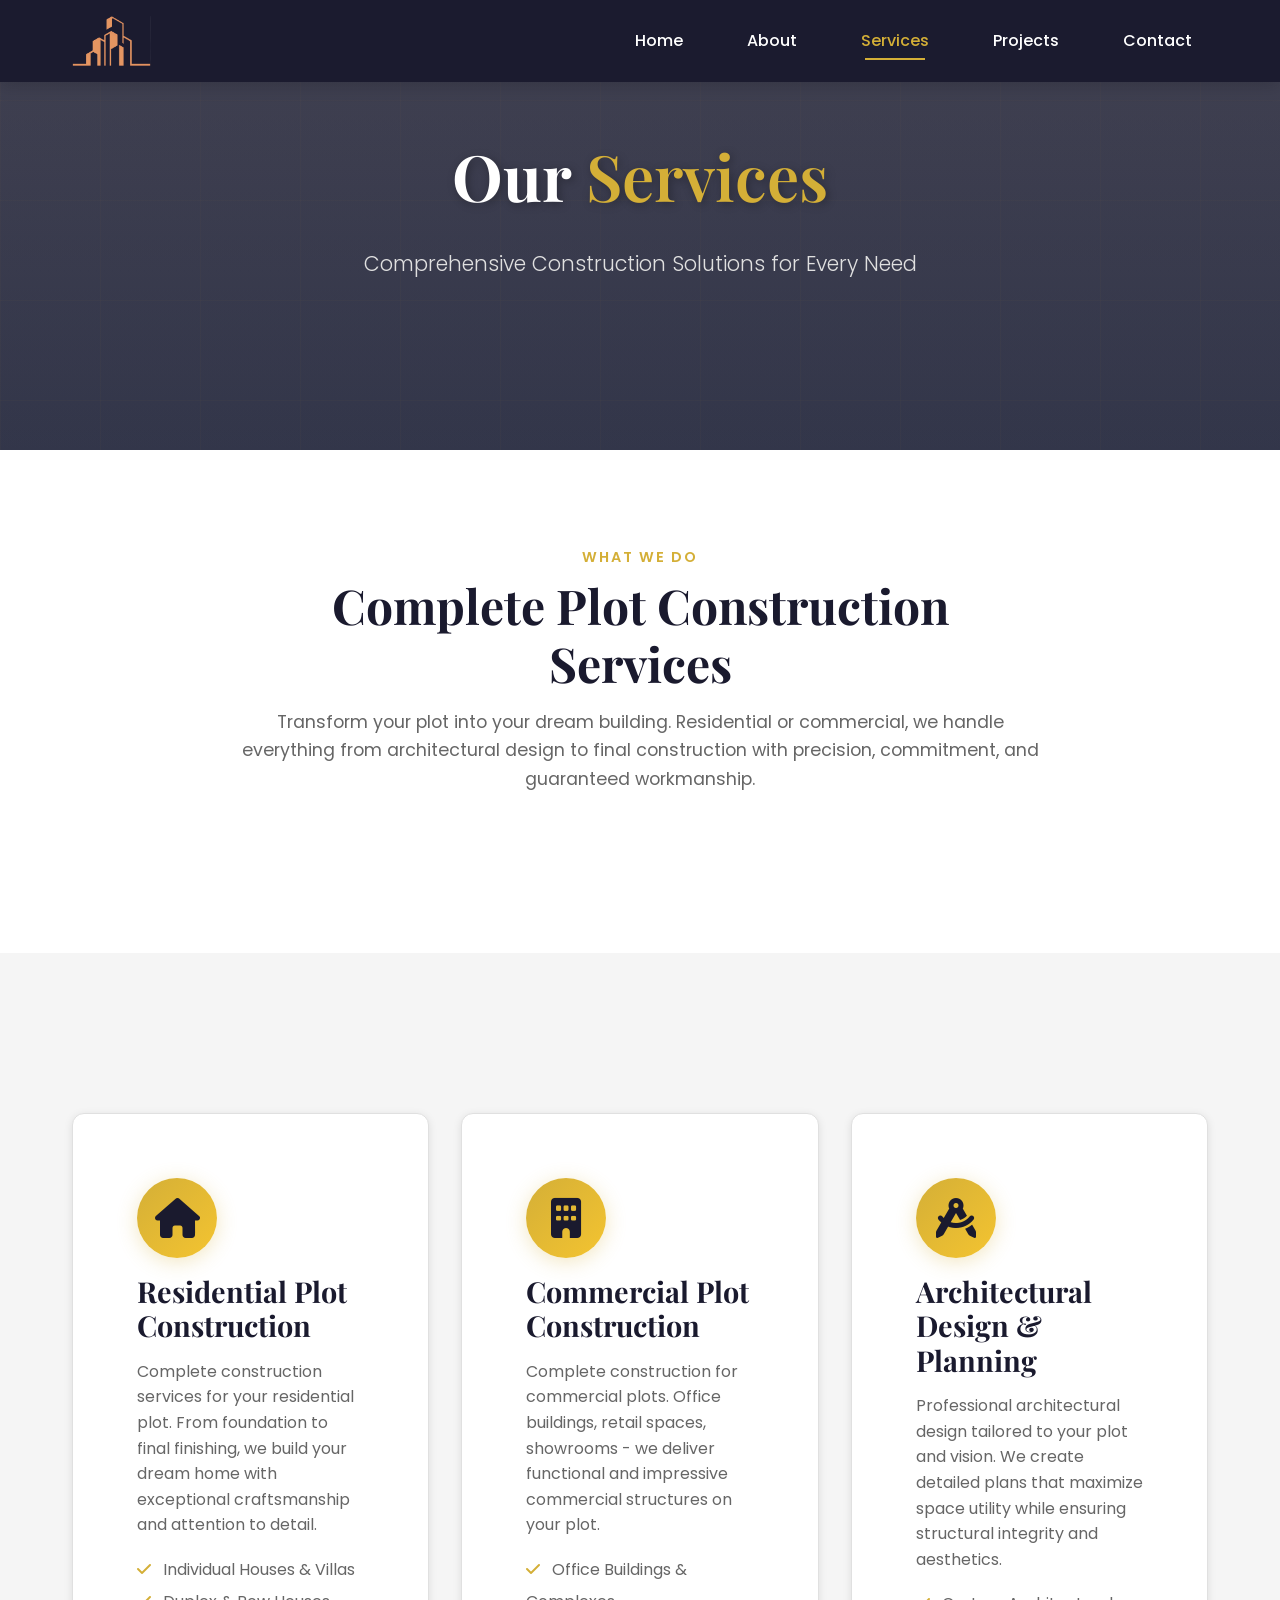
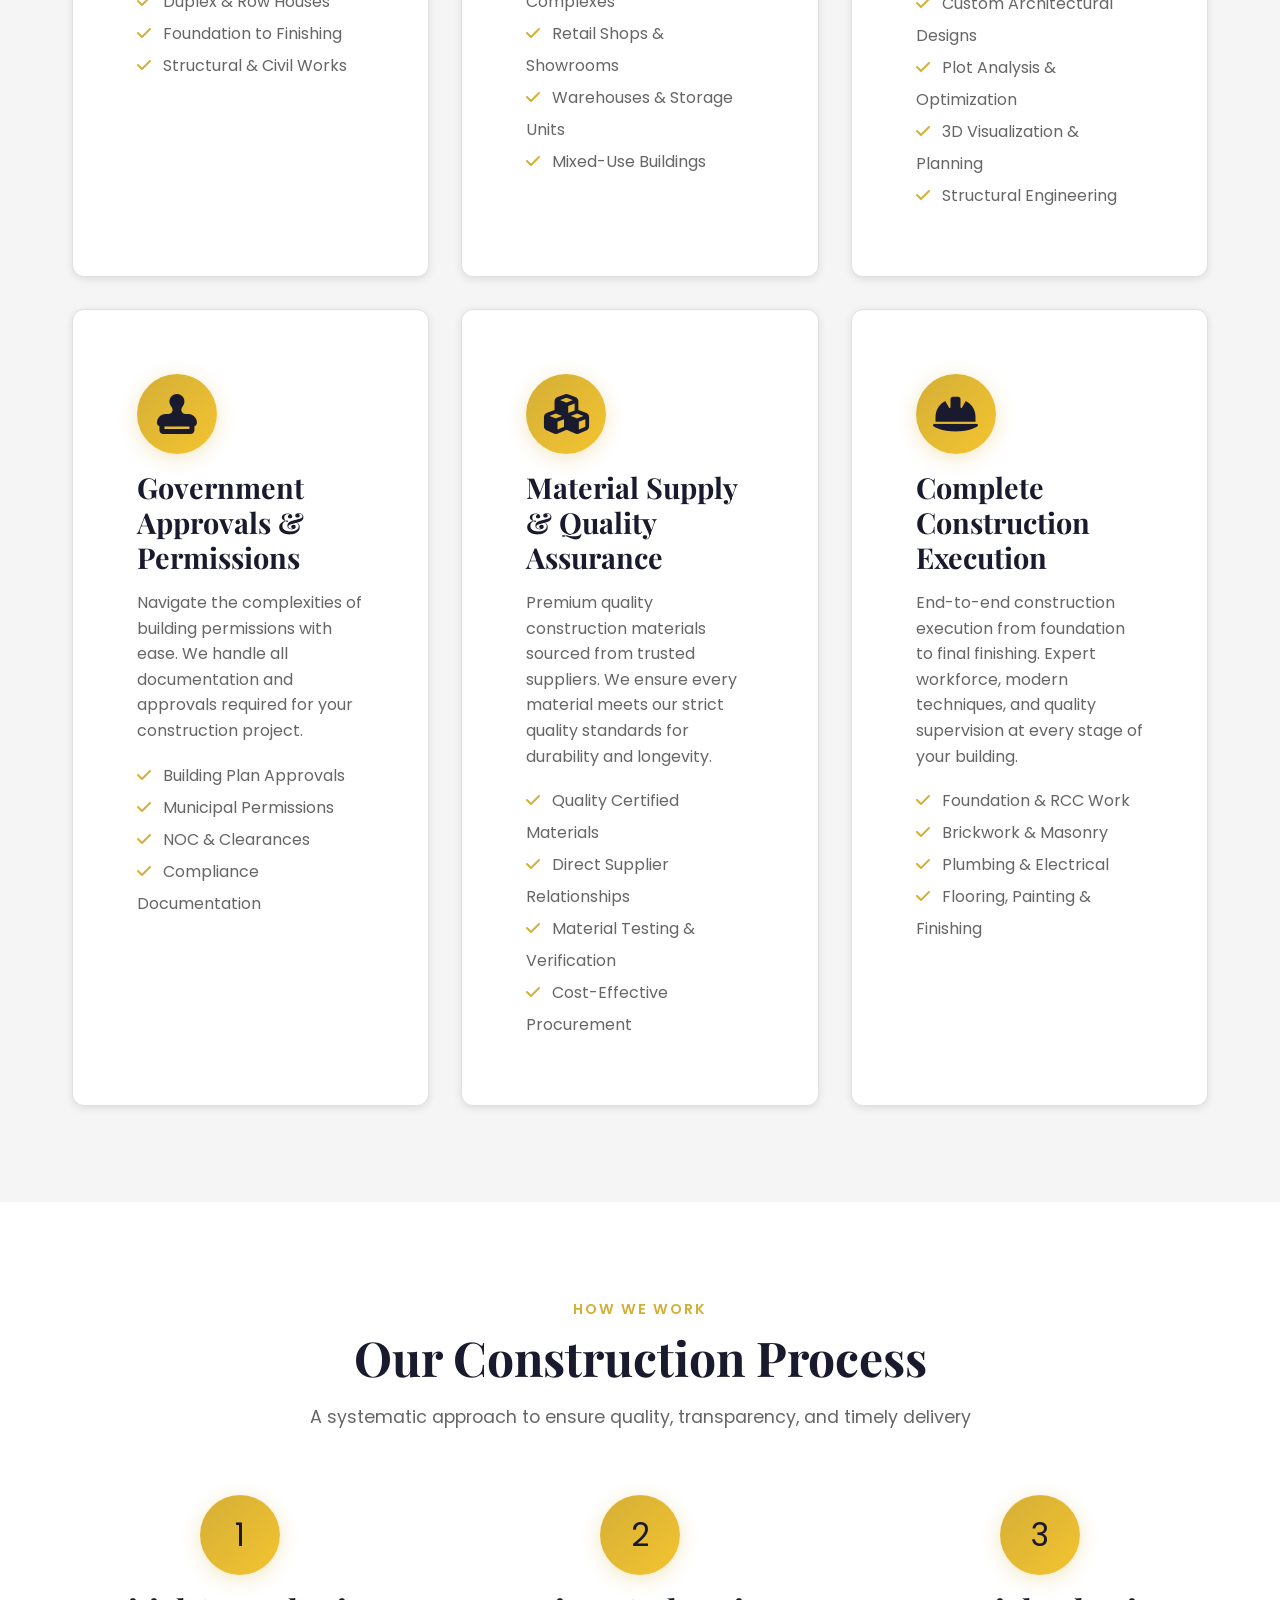
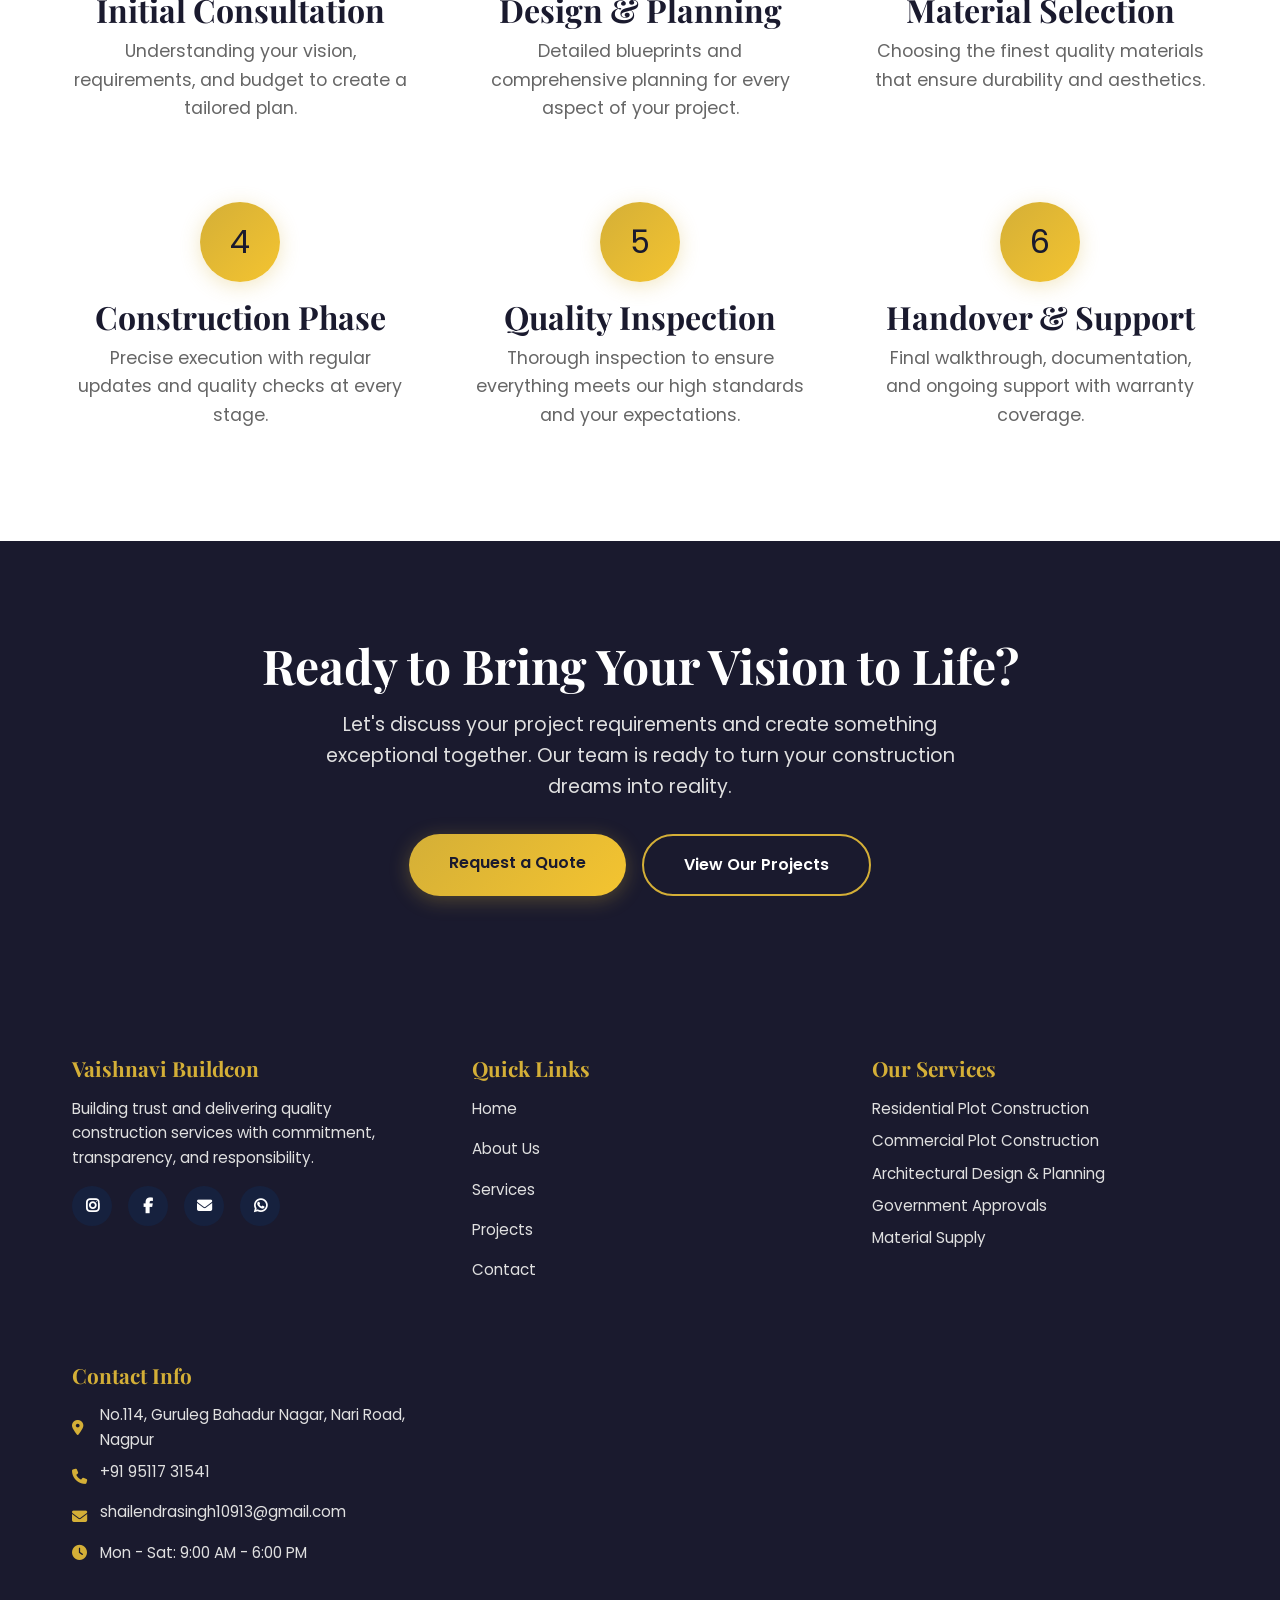
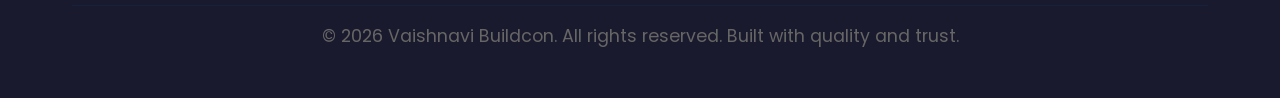
<file: services.html>
<!DOCTYPE html>
<html lang="en">
<head>
    <meta charset="UTF-8">
    <meta name="viewport" content="width=device-width, initial-scale=1.0">
    <meta name="description" content="Complete plot construction services - Residential and commercial buildings from foundation to finish. Architectural design, approvals, and quality construction.">
    <title>Our Services - Vaishnavi Buildcon</title>
    
    <!-- Google Fonts -->
    <link rel="preconnect" href="https://fonts.googleapis.com">
    <link rel="preconnect" href="https://fonts.gstatic.com" crossorigin>
    <link href="https://fonts.googleapis.com/css2?family=Poppins:wght@300;400;500;600;700&family=Playfair+Display:wght@600;700;800&display=swap" rel="stylesheet">
    
    <!-- Font Awesome -->
    <link rel="stylesheet" href="https://cdnjs.cloudflare.com/ajax/libs/font-awesome/6.4.0/css/all.min.css">
    
    <!-- Custom CSS -->
    <link rel="stylesheet" href="css/styles.css">
    
    <!-- Favicon -->
    <link rel="icon" type="image/png" href="Vaishnavi Buildcon (Logo).png">
</head>
<body>
    <!-- Navigation -->
    <nav class="navbar">
        <div class="container">
            <a href="index.html" class="logo" style="display: flex; align-items: center;">
                <img src="Vaishnavi Buildcon (Logo).png" alt="Vaishnavi Buildcon" style="height: 50px; width: auto; filter: brightness(1.2);">
            </a>
            <button class="menu-toggle" aria-label="Toggle menu">
                <span></span>
                <span></span>
                <span></span>
            </button>
            <ul class="nav-menu">
                <li><a href="index.html" class="nav-link">Home</a></li>
                <li><a href="about.html" class="nav-link">About</a></li>
                <li><a href="services.html" class="nav-link">Services</a></li>
                <li><a href="projects.html" class="nav-link">Projects</a></li>
                <li><a href="contact.html" class="nav-link">Contact</a></li>
            </ul>
        </div>
    </nav>

    <!-- Page Hero -->
    <section class="hero" style="height: 50vh; min-height: 400px;">
        <div class="hero-content">
            <h1>Our <span class="hero-highlight">Services</span></h1>
            <p class="hero-subtitle">Comprehensive Construction Solutions for Every Need</p>
        </div>
    </section>

    <!-- Services Introduction -->
    <section class="section">
        <div class="container">
            <div class="section-header">
                <div class="section-subtitle">WHAT WE DO</div>
                <h2 class="section-title">Complete Plot Construction Services</h2>
                <p class="section-description">
                    Transform your plot into your dream building. Residential or commercial, we handle everything 
                    from architectural design to final construction with precision, commitment, and guaranteed workmanship.
                </p>
            </div>
        </div>
    </section>

    <!-- Main Services -->
    <section class="section section-light">
        <div class="container">
            <div class="card-grid">
                <!-- Residential Plot Construction -->
                <div class="card" style="padding: var(--spacing-lg);">
                    <div class="card-icon" style="width: 80px; height: 80px; font-size: 2.5rem;">
                        <i class="fas fa-home"></i>
                    </div>
                    <h3 style="font-size: 1.8rem;">Residential Plot Construction</h3>
                    <p style="margin-bottom: var(--spacing-sm);">
                        Complete construction services for your residential plot. From foundation to final finishing, 
                        we build your dream home with exceptional craftsmanship and attention to detail.
                    </p>
                    <ul style="color: var(--text-light); line-height: 2;">
                        <li><i class="fas fa-check" style="color: var(--primary-gold); margin-right: 0.5rem;"></i> Individual Houses & Villas</li>
                        <li><i class="fas fa-check" style="color: var(--primary-gold); margin-right: 0.5rem;"></i> Duplex & Row Houses</li>
                        <li><i class="fas fa-check" style="color: var(--primary-gold); margin-right: 0.5rem;"></i> Foundation to Finishing</li>
                        <li><i class="fas fa-check" style="color: var(--primary-gold); margin-right: 0.5rem;"></i> Structural & Civil Works</li>
                    </ul>
                </div>

                <!-- Commercial Plot Construction -->
                <div class="card" style="padding: var(--spacing-lg);">
                    <div class="card-icon" style="width: 80px; height: 80px; font-size: 2.5rem;">
                        <i class="fas fa-building"></i>
                    </div>
                    <h3 style="font-size: 1.8rem;">Commercial Plot Construction</h3>
                    <p style="margin-bottom: var(--spacing-sm);">
                        Complete construction for commercial plots. Office buildings, retail spaces, showrooms - 
                        we deliver functional and impressive commercial structures on your plot.
                    </p>
                    <ul style="color: var(--text-light); line-height: 2;">
                        <li><i class="fas fa-check" style="color: var(--primary-gold); margin-right: 0.5rem;"></i> Office Buildings & Complexes</li>
                        <li><i class="fas fa-check" style="color: var(--primary-gold); margin-right: 0.5rem;"></i> Retail Shops & Showrooms</li>
                        <li><i class="fas fa-check" style="color: var(--primary-gold); margin-right: 0.5rem;"></i> Warehouses & Storage Units</li>
                        <li><i class="fas fa-check" style="color: var(--primary-gold); margin-right: 0.5rem;"></i> Mixed-Use Buildings</li>
                    </ul>
                </div>

                <!-- Architectural Design & Planning -->
                <div class="card" style="padding: var(--spacing-lg);">
                    <div class="card-icon" style="width: 80px; height: 80px; font-size: 2.5rem;">
                        <i class="fas fa-drafting-compass"></i>
                    </div>
                    <h3 style="font-size: 1.8rem;">Architectural Design & Planning</h3>
                    <p style="margin-bottom: var(--spacing-sm);">
                        Professional architectural design tailored to your plot and vision. We create detailed 
                        plans that maximize space utility while ensuring structural integrity and aesthetics.
                    </p>
                    <ul style="color: var(--text-light); line-height: 2;">
                        <li><i class="fas fa-check" style="color: var(--primary-gold); margin-right: 0.5rem;"></i> Custom Architectural Designs</li>
                        <li><i class="fas fa-check" style="color: var(--primary-gold); margin-right: 0.5rem;"></i> Plot Analysis & Optimization</li>
                        <li><i class="fas fa-check" style="color: var(--primary-gold); margin-right: 0.5rem;"></i> 3D Visualization & Planning</li>
                        <li><i class="fas fa-check" style="color: var(--primary-gold); margin-right: 0.5rem;"></i> Structural Engineering</li>
                    </ul>
                </div>

                <!-- Government Approvals & Permissions -->
                <div class="card" style="padding: var(--spacing-lg);">
                    <div class="card-icon" style="width: 80px; height: 80px; font-size: 2.5rem;">
                        <i class="fas fa-stamp"></i>
                    </div>
                    <h3 style="font-size: 1.8rem;">Government Approvals & Permissions</h3>
                    <p style="margin-bottom: var(--spacing-sm);">
                        Navigate the complexities of building permissions with ease. We handle all documentation 
                        and approvals required for your construction project.
                    </p>
                    <ul style="color: var(--text-light); line-height: 2;">
                        <li><i class="fas fa-check" style="color: var(--primary-gold); margin-right: 0.5rem;"></i> Building Plan Approvals</li>
                        <li><i class="fas fa-check" style="color: var(--primary-gold); margin-right: 0.5rem;"></i> Municipal Permissions</li>
                        <li><i class="fas fa-check" style="color: var(--primary-gold); margin-right: 0.5rem;"></i> NOC & Clearances</li>
                        <li><i class="fas fa-check" style="color: var(--primary-gold); margin-right: 0.5rem;"></i> Compliance Documentation</li>
                    </ul>
                </div>

                <!-- Material Supply & Quality -->
                <div class="card" style="padding: var(--spacing-lg);">
                    <div class="card-icon" style="width: 80px; height: 80px; font-size: 2.5rem;">
                        <i class="fas fa-cubes"></i>
                    </div>
                    <h3 style="font-size: 1.8rem;">Material Supply & Quality Assurance</h3>
                    <p style="margin-bottom: var(--spacing-sm);">
                        Premium quality construction materials sourced from trusted suppliers. We ensure 
                        every material meets our strict quality standards for durability and longevity.
                    </p>
                    <ul style="color: var(--text-light); line-height: 2;">
                        <li><i class="fas fa-check" style="color: var(--primary-gold); margin-right: 0.5rem;"></i> Quality Certified Materials</li>
                        <li><i class="fas fa-check" style="color: var(--primary-gold); margin-right: 0.5rem;"></i> Direct Supplier Relationships</li>
                        <li><i class="fas fa-check" style="color: var(--primary-gold); margin-right: 0.5rem;"></i> Material Testing & Verification</li>
                        <li><i class="fas fa-check" style="color: var(--primary-gold); margin-right: 0.5rem;"></i> Cost-Effective Procurement</li>
                    </ul>
                </div>

                <!-- Complete Construction Execution -->
                <div class="card" style="padding: var(--spacing-lg);">
                    <div class="card-icon" style="width: 80px; height: 80px; font-size: 2.5rem;">
                        <i class="fas fa-hard-hat"></i>
                    </div>
                    <h3 style="font-size: 1.8rem;">Complete Construction Execution</h3>
                    <p style="margin-bottom: var(--spacing-sm);">
                        End-to-end construction execution from foundation to final finishing. Expert workforce, 
                        modern techniques, and quality supervision at every stage of your building.
                    </p>
                    <ul style="color: var(--text-light); line-height: 2;">
                        <li><i class="fas fa-check" style="color: var(--primary-gold); margin-right: 0.5rem;"></i> Foundation & RCC Work</li>
                        <li><i class="fas fa-check" style="color: var(--primary-gold); margin-right: 0.5rem;"></i> Brickwork & Masonry</li>
                        <li><i class="fas fa-check" style="color: var(--primary-gold); margin-right: 0.5rem;"></i> Plumbing & Electrical</li>
                        <li><i class="fas fa-check" style="color: var(--primary-gold); margin-right: 0.5rem;"></i> Flooring, Painting & Finishing</li>
                    </ul>
                </div>
            </div>
        </div>
    </section>

    <!-- Our Process -->
    <section class="section">
        <div class="container">
            <div class="section-header">
                <div class="section-subtitle">HOW WE WORK</div>
                <h2 class="section-title">Our Construction Process</h2>
                <p class="section-description">
                    A systematic approach to ensure quality, transparency, and timely delivery
                </p>
            </div>
            
            <div style="display: grid; grid-template-columns: repeat(auto-fit, minmax(250px, 1fr)); gap: var(--spacing-lg); margin-top: var(--spacing-lg);">
                <div style="text-align: center;">
                    <div style="width: 80px; height: 80px; background: linear-gradient(135deg, var(--primary-gold), var(--accent-gold)); border-radius: 50%; display: flex; align-items: center; justify-content: center; margin: 0 auto var(--spacing-sm); font-size: 2rem; color: var(--primary-dark); box-shadow: var(--shadow-gold);">
                        1
                    </div>
                    <h3 style="margin-bottom: 0.5rem;">Initial Consultation</h3>
                    <p style="color: var(--text-light);">Understanding your vision, requirements, and budget to create a tailored plan.</p>
                </div>
                
                <div style="text-align: center;">
                    <div style="width: 80px; height: 80px; background: linear-gradient(135deg, var(--primary-gold), var(--accent-gold)); border-radius: 50%; display: flex; align-items: center; justify-content: center; margin: 0 auto var(--spacing-sm); font-size: 2rem; color: var(--primary-dark); box-shadow: var(--shadow-gold);">
                        2
                    </div>
                    <h3 style="margin-bottom: 0.5rem;">Design & Planning</h3>
                    <p style="color: var(--text-light);">Detailed blueprints and comprehensive planning for every aspect of your project.</p>
                </div>
                
                <div style="text-align: center;">
                    <div style="width: 80px; height: 80px; background: linear-gradient(135deg, var(--primary-gold), var(--accent-gold)); border-radius: 50%; display: flex; align-items: center; justify-content: center; margin: 0 auto var(--spacing-sm); font-size: 2rem; color: var(--primary-dark); box-shadow: var(--shadow-gold);">
                        3
                    </div>
                    <h3 style="margin-bottom: 0.5rem;">Material Selection</h3>
                    <p style="color: var(--text-light);">Choosing the finest quality materials that ensure durability and aesthetics.</p>
                </div>
                
                <div style="text-align: center;">
                    <div style="width: 80px; height: 80px; background: linear-gradient(135deg, var(--primary-gold), var(--accent-gold)); border-radius: 50%; display: flex; align-items: center; justify-content: center; margin: 0 auto var(--spacing-sm); font-size: 2rem; color: var(--primary-dark); box-shadow: var(--shadow-gold);">
                        4
                    </div>
                    <h3 style="margin-bottom: 0.5rem;">Construction Phase</h3>
                    <p style="color: var(--text-light);">Precise execution with regular updates and quality checks at every stage.</p>
                </div>
                
                <div style="text-align: center;">
                    <div style="width: 80px; height: 80px; background: linear-gradient(135deg, var(--primary-gold), var(--accent-gold)); border-radius: 50%; display: flex; align-items: center; justify-content: center; margin: 0 auto var(--spacing-sm); font-size: 2rem; color: var(--primary-dark); box-shadow: var(--shadow-gold);">
                        5
                    </div>
                    <h3 style="margin-bottom: 0.5rem;">Quality Inspection</h3>
                    <p style="color: var(--text-light);">Thorough inspection to ensure everything meets our high standards and your expectations.</p>
                </div>
                
                <div style="text-align: center;">
                    <div style="width: 80px; height: 80px; background: linear-gradient(135deg, var(--primary-gold), var(--accent-gold)); border-radius: 50%; display: flex; align-items: center; justify-content: center; margin: 0 auto var(--spacing-sm); font-size: 2rem; color: var(--primary-dark); box-shadow: var(--shadow-gold);">
                        6
                    </div>
                    <h3 style="margin-bottom: 0.5rem;">Handover & Support</h3>
                    <p style="color: var(--text-light);">Final walkthrough, documentation, and ongoing support with warranty coverage.</p>
                </div>
            </div>
        </div>
    </section>

    <!-- CTA Section -->
    <section class="section section-dark">
        <div class="container" style="text-align: center;">
            <h2 style="color: var(--white); margin-bottom: var(--spacing-sm);">
                Ready to Bring Your Vision to Life?
            </h2>
            <p style="color: var(--medium-gray); font-size: 1.2rem; margin-bottom: var(--spacing-md); max-width: 700px; margin-left: auto; margin-right: auto;">
                Let's discuss your project requirements and create something exceptional together. 
                Our team is ready to turn your construction dreams into reality.
            </p>
            <div style="display: flex; gap: var(--spacing-sm); justify-content: center; flex-wrap: wrap;">
                <a href="contact.html" class="btn btn-primary">Request a Quote</a>
                <a href="projects.html" class="btn btn-secondary">View Our Projects</a>
            </div>
        </div>
    </section>

    <!-- Footer -->
    <footer class="footer">
        <div class="container">
            <div class="footer-content">
                <div class="footer-section">
                    <h3>Vaishnavi Buildcon</h3>
                    <p>Building trust and delivering quality construction services with commitment, transparency, and responsibility.</p>
                    <div class="social-links">
                        <a href="https://www.instagram.com/vaishnavi_buildcon__?igsh=MWp1bjlud3llNHpjOA==" target="_blank" class="social-link" aria-label="Instagram">
                            <i class="fab fa-instagram"></i>
                        </a>
                        <a href="https://www.facebook.com/profile.php?id=61583809733543" target="_blank" class="social-link" aria-label="Facebook">
                            <i class="fab fa-facebook-f"></i>
                        </a>
                        <a href="mailto:shailendrasingh10913@gmail.com" class="social-link" aria-label="Email">
                            <i class="fas fa-envelope"></i>
                        </a>
                        <a href="https://wa.me/919511731541" target="_blank" class="social-link" aria-label="WhatsApp">
                            <i class="fab fa-whatsapp"></i>
                        </a>
                    </div>
                </div>
                
                <div class="footer-section">
                    <h3>Quick Links</h3>
                    <p><a href="index.html">Home</a></p>
                    <p><a href="about.html">About Us</a></p>
                    <p><a href="services.html">Services</a></p>
                    <p><a href="projects.html">Projects</a></p>
                    <p><a href="contact.html">Contact</a></p>
                </div>
                
                <div class="footer-section">
                    <h3>Our Services</h3>
                    <p>Residential Plot Construction</p>
                    <p>Commercial Plot Construction</p>
                    <p>Architectural Design & Planning</p>
                    <p>Government Approvals</p>
                    <p>Material Supply</p>
                </div>
                
                <div class="footer-section">
                    <h3>Contact Info</h3>
                    <p><i class="fas fa-map-marker-alt" style="margin-right: 0.5rem;"></i> No.114, Guruleg Bahadur Nagar, Nari Road, Nagpur</p>
                    <p><i class="fas fa-phone" style="margin-right: 0.5rem;"></i> <a href="tel:+919511731541">+91 95117 31541</a></p>
                    <p><i class="fas fa-envelope" style="margin-right: 0.5rem;"></i> <a href="mailto:shailendrasingh10913@gmail.com">shailendrasingh10913@gmail.com</a></p>
                    <p><i class="fas fa-clock" style="margin-right: 0.5rem;"></i> Mon - Sat: 9:00 AM - 6:00 PM</p>
                </div>
            </div>
            
            <div class="footer-bottom">
                <p>&copy; 2026 Vaishnavi Buildcon. All rights reserved. Built with quality and trust.</p>
            </div>
        </div>
    </footer>

    <!-- JavaScript -->
    <script src="js/main.js"></script>
</body>
</html>
</file>
<file: css/styles.css>
/* ===================================
   Vaishnavi Buildcon - Premium Styles
   =================================== */

/* === CSS Variables & Design System === */
:root {
    /* Premium Color Palette */
    --primary-gold: #D4AF37;
    --primary-dark: #1a1a2e;
    --primary-blue: #16213e;
    --secondary-blue: #0f3460;
    --accent-gold: #F4C430;
    --light-gray: #f5f5f5;
    --medium-gray: #e0e0e0;
    --text-dark: #2c2c2c;
    --text-light: #666666;
    --white: #ffffff;
    
    /* Typography */
    --font-primary: 'Poppins', sans-serif;
    --font-secondary: 'Playfair Display', serif;
    
    /* Spacing */
    --spacing-xs: 0.5rem;
    --spacing-sm: 1rem;
    --spacing-md: 2rem;
    --spacing-lg: 4rem;
    --spacing-xl: 6rem;
    
    /* Transitions */
    --transition-smooth: all 0.3s ease;
    --transition-slow: all 0.5s ease;
    
    /* Shadows */
    --shadow-sm: 0 2px 8px rgba(0,0,0,0.1);
    --shadow-md: 0 4px 16px rgba(0,0,0,0.15);
    --shadow-lg: 0 8px 32px rgba(0,0,0,0.2);
    --shadow-gold: 0 4px 20px rgba(212,175,55,0.3);
}

/* === Reset & Base Styles === */
* {
    margin: 0;
    padding: 0;
    box-sizing: border-box;
}

html {
    scroll-behavior: smooth;
    font-size: 16px;
}

body {
    font-family: var(--font-primary);
    color: var(--text-dark);
    line-height: 1.6;
    overflow-x: hidden;
    background-color: var(--white);
}

img {
    max-width: 100%;
    height: auto;
    display: block;
}

a {
    text-decoration: none;
    color: inherit;
    transition: var(--transition-smooth);
}

ul, ol {
    list-style: none;
}

/* === Typography === */
h1, h2, h3, h4, h5, h6 {
    font-family: var(--font-secondary);
    font-weight: 700;
    line-height: 1.2;
    margin-bottom: var(--spacing-sm);
    color: var(--primary-dark);
}

h1 {
    font-size: clamp(2.5rem, 5vw, 4rem);
}

h2 {
    font-size: clamp(2rem, 4vw, 3rem);
}

h3 {
    font-size: clamp(1.5rem, 3vw, 2rem);
}

p {
    margin-bottom: var(--spacing-sm);
    color: var(--text-light);
    font-size: 1.1rem;
}

/* === Container & Layout === */
.container {
    max-width: 1200px;
    margin: 0 auto;
    padding: 0 var(--spacing-md);
    width: 100%;
}

.section {
    padding: var(--spacing-xl) 0;
}

.section-dark {
    background-color: var(--primary-dark);
    color: var(--white);
}

.section-light {
    background-color: var(--light-gray);
}

/* === Navigation === */
.navbar {
    position: fixed;
    top: 0;
    left: 0;
    width: 100%;
    background-color: rgba(26, 26, 46, 0.95);
    backdrop-filter: blur(10px);
    padding: 1rem 0;
    z-index: 1000;
    box-shadow: var(--shadow-md);
    transition: var(--transition-smooth);
}

.navbar.scrolled {
    padding: 0.5rem 0;
    background-color: rgba(26, 26, 46, 1);
}

.navbar .container {
    display: flex;
    justify-content: space-between;
    align-items: center;
}

.logo {
    font-family: var(--font-secondary);
    font-size: 1.8rem;
    font-weight: 700;
    color: var(--primary-gold);
    display: flex;
    align-items: center;
    gap: 0.5rem;
}

.logo-subtitle {
    font-size: 0.9rem;
    color: var(--white);
    font-family: var(--font-primary);
    font-weight: 400;
}

.nav-menu {
    display: flex;
    gap: var(--spacing-md);
    align-items: center;
}

.nav-link {
    color: var(--white);
    font-weight: 500;
    font-size: 1rem;
    padding: 0.5rem 1rem;
    border-radius: 4px;
    transition: var(--transition-smooth);
    position: relative;
}

.nav-link::after {
    content: '';
    position: absolute;
    bottom: 0;
    left: 50%;
    transform: translateX(-50%);
    width: 0;
    height: 2px;
    background: var(--primary-gold);
    transition: var(--transition-smooth);
}

.nav-link:hover::after,
.nav-link.active::after {
    width: 60%;
}

.nav-link:hover,
.nav-link.active {
    color: var(--primary-gold);
}

/* Mobile Menu Toggle */
.menu-toggle {
    display: none;
    flex-direction: column;
    gap: 5px;
    cursor: pointer;
    background: none;
    border: none;
    padding: 0.5rem;
}

.menu-toggle span {
    width: 28px;
    height: 3px;
    background-color: var(--primary-gold);
    border-radius: 2px;
    transition: var(--transition-smooth);
}

/* === Buttons === */
.btn {
    display: inline-block;
    padding: 1rem 2.5rem;
    font-size: 1rem;
    font-weight: 600;
    border-radius: 50px;
    border: none;
    cursor: pointer;
    transition: var(--transition-smooth);
    text-align: center;
    font-family: var(--font-primary);
}

.btn-primary {
    background: linear-gradient(135deg, var(--primary-gold), var(--accent-gold));
    color: var(--primary-dark);
    box-shadow: var(--shadow-gold);
}

.btn-primary:hover {
    transform: translateY(-3px);
    box-shadow: 0 6px 25px rgba(212,175,55,0.4);
}

.btn-secondary {
    background-color: transparent;
    color: var(--white);
    border: 2px solid var(--primary-gold);
}

.btn-secondary:hover {
    background-color: var(--primary-gold);
    color: var(--primary-dark);
    transform: translateY(-3px);
}

.btn-dark {
    background-color: var(--primary-dark);
    color: var(--white);
}

.btn-dark:hover {
    background-color: var(--primary-blue);
    transform: translateY(-3px);
}

/* === Hero Section === */
.hero {
    height: 100vh;
    min-height: 600px;
    position: relative;
    display: flex;
    align-items: center;
    justify-content: center;
    background: 
        linear-gradient(rgba(15, 15, 35, 0.72), rgba(15, 15, 35, 0.80)),
        url('https://images.unsplash.com/photo-1541888946425-d81bb19240f5?w=1920&q=80&fit=crop') center/cover no-repeat;
    overflow: hidden;
}

.hero::before {
    content: '';
    position: absolute;
    top: 0;
    left: 0;
    right: 0;
    bottom: 0;
    background-image: 
        linear-gradient(rgba(26, 26, 46, 0.3), rgba(22, 33, 62, 0.3)),
        url('data:image/svg+xml,<svg width="100" height="100" xmlns="http://www.w3.org/2000/svg"><defs><pattern id="grid" width="100" height="100" patternUnits="userSpaceOnUse"><path d="M 100 0 L 0 0 0 100" fill="none" stroke="rgba(212,175,55,0.07)" stroke-width="1"/></pattern></defs><rect width="100%" height="100%" fill="url(%23grid)"/></svg>');
    opacity: 1;
}

.hero-content {
    position: relative;
    z-index: 2;
    text-align: center;
    max-width: 900px;
    padding: 0 var(--spacing-md);
    animation: fadeInUp 1s ease;
}

.hero h1 {
    color: var(--white);
    margin-bottom: var(--spacing-md);
    text-shadow: 2px 2px 10px rgba(0,0,0,0.3);
}

.hero-subtitle {
    font-size: 1.3rem;
    color: var(--medium-gray);
    margin-bottom: var(--spacing-md);
    font-weight: 300;
}

.hero-highlight {
    color: var(--primary-gold);
    font-weight: 600;
}

.hero-buttons {
    display: flex;
    gap: var(--spacing-sm);
    justify-content: center;
    flex-wrap: wrap;
    margin-top: var(--spacing-lg);
}

/* === Section Headers === */
.section-header {
    text-align: center;
    max-width: 800px;
    margin: 0 auto var(--spacing-lg);
}

.section-subtitle {
    text-transform: uppercase;
    letter-spacing: 2px;
    color: var(--primary-gold);
    font-size: 0.9rem;
    font-weight: 600;
    margin-bottom: var(--spacing-xs);
}

.section-title {
    font-size: clamp(2rem, 4vw, 3rem);
    margin-bottom: var(--spacing-sm);
}

.section-description {
    font-size: 1.1rem;
    color: var(--text-light);
}

.section-dark .section-description {
    color: var(--medium-gray);
}

/* === Cards & Features === */
.card-grid {
    display: grid;
    grid-template-columns: repeat(auto-fit, minmax(300px, 1fr));
    gap: var(--spacing-md);
    margin-top: var(--spacing-lg);
}

.card {
    background: var(--white);
    border-radius: 12px;
    padding: var(--spacing-md);
    box-shadow: var(--shadow-sm);
    transition: var(--transition-smooth);
    border: 1px solid var(--medium-gray);
}

.card:hover {
    transform: translateY(-10px);
    box-shadow: var(--shadow-lg);
}

.card-icon {
    width: 70px;
    height: 70px;
    background: linear-gradient(135deg, var(--primary-gold), var(--accent-gold));
    border-radius: 50%;
    display: flex;
    align-items: center;
    justify-content: center;
    margin-bottom: var(--spacing-sm);
    font-size: 2rem;
    color: var(--primary-dark);
    box-shadow: var(--shadow-gold);
}

.card-icon i {
    color: var(--primary-dark);
}

.card h3 {
    margin-bottom: var(--spacing-sm);
    font-size: 1.5rem;
}

/* Ensure all FontAwesome icons are visible */
i.fas, i.fab, i.far, i.fal {
    font-family: 'Font Awesome 6 Free', 'Font Awesome 6 Brands' !important;
    font-weight: 900;
    font-style: normal;
}

.card p {
    font-size: 1rem;
}

/* === Footer === */
.footer {
    background-color: var(--primary-dark);
    color: var(--white);
    padding: var(--spacing-lg) 0 var(--spacing-md);
}

.footer-content {
    display: grid;
    grid-template-columns: repeat(auto-fit, minmax(250px, 1fr));
    gap: var(--spacing-lg);
    margin-bottom: var(--spacing-md);
}

.footer-section h3 {
    color: var(--primary-gold);
    margin-bottom: var(--spacing-sm);
    font-size: 1.3rem;
}

.footer-section p,
.footer-section a {
    color: var(--medium-gray);
    font-size: 0.95rem;
    margin-bottom: 0.5rem;
    display: flex;
    align-items: center;
}

.footer-section p i {
    color: var(--primary-gold);
    min-width: 20px;
}

.footer-section a:hover {
    color: var(--primary-gold);
}

.social-links {
    display: flex;
    gap: var(--spacing-sm);
    margin-top: var(--spacing-sm);
}

.social-link {
    width: 40px;
    height: 40px;
    background-color: var(--primary-blue);
    border-radius: 50%;
    display: flex;
    align-items: center;
    justify-content: center;
    transition: var(--transition-smooth);
    color: var(--white);
    font-size: 1.1rem;
}

.social-link i {
    color: var(--white);
}

.social-link:hover {
    background-color: var(--primary-gold);
    transform: translateY(-3px);
}

.social-link:hover i {
    color: var(--primary-dark);
}

.footer-bottom {
    border-top: 1px solid var(--primary-blue);
    padding-top: var(--spacing-sm);
    text-align: center;
    color: var(--text-light);
}

/* === Animations === */
@keyframes fadeInUp {
    from {
        opacity: 0;
        transform: translateY(30px);
    }
    to {
        opacity: 1;
        transform: translateY(0);
    }
}

@keyframes fadeIn {
    from {
        opacity: 0;
    }
    to {
        opacity: 1;
    }
}

.fade-in {
    animation: fadeIn 1s ease;
}

/* === Responsive Design === */
@media (max-width: 768px) {
    .container {
        padding: 0 var(--spacing-sm);
    }
    
    .menu-toggle {
        display: flex;
        z-index: 1001;
    }
    
    .nav-menu {
        position: fixed;
        top: 0;
        right: -100%;
        height: 100vh;
        width: 70%;
        max-width: 300px;
        background-color: var(--primary-dark);
        flex-direction: column;
        padding: 5rem 2rem;
        gap: var(--spacing-sm);
        transition: var(--transition-smooth);
        box-shadow: var(--shadow-lg);
        align-items: flex-start;
    }
    
    .nav-menu.active {
        right: 0;
    }
    
    .hero {
        min-height: 500px;
        padding: 0;
    }
    
    .hero-content {
        padding: 0 var(--spacing-sm);
    }
    
    .hero-buttons {
        flex-direction: column;
        align-items: center;
        gap: 1rem;
        width: 100%;
    }
    
    .btn {
        width: 100%;
        max-width: 280px;
        padding: 0.9rem 2rem;
    }
    
    .card-grid {
        grid-template-columns: 1fr;
        gap: var(--spacing-sm);
    }
    
    .section {
        padding: 3rem 0;
    }
    
    .section-header {
        margin-bottom: 2rem;
    }
    
    .footer-content {
        grid-template-columns: 1fr;
        gap: var(--spacing-md);
        text-align: center;
    }
    
    .footer-section p,
    .footer-section a {
        justify-content: center;
    }
    
    .social-links {
        justify-content: center;
    }
    
    /* CTA Section Mobile */
    .section-dark .container > div[style*="display: flex"] {
        gap: 1rem !important;
    }
    
    /* Contact Page Specific */
    .contact-info-card {
        padding: var(--spacing-md) !important;
    }
    
    .contact-item {
        flex-direction: row;
        text-align: left;
    }
}

@media (max-width: 480px) {
    :root {
        font-size: 14px;
    }
    
    .container {
        padding: 0 1rem;
    }
    
    .navbar {
        padding: 0.8rem 0;
    }
    
    .navbar .container {
        padding: 0 1rem;
    }
    
    .logo {
        font-size: 1.3rem;
    }
    
    .logo img {
        height: 35px;
    }
    
    .hero {
        min-height: 450px;
    }
    
    .hero-content {
        padding: 0 1rem;
    }
    
    .hero-buttons {
        gap: 0.8rem;
    }
    
    .section {
        padding: 2.5rem 0;
    }
    
    .section-header {
        margin-bottom: 1.5rem;
    }
    
    h1 {
        font-size: 2rem;
    }
    
    h2 {
        font-size: 1.75rem;
    }
    
    h3 {
        font-size: 1.4rem;
    }
    
    .btn {
        padding: 0.8rem 1.5rem;
        font-size: 0.95rem;
        max-width: 100%;
    }
    
    .card {
        padding: 1.5rem;
    }
    
    .card-grid {
        gap: 1rem;
    }
    
    .card-icon {
        width: 60px;
        height: 60px;
        font-size: 1.8rem;
    }
    
    /* Footer mobile adjustments */
    .footer {
        padding: 2.5rem 0 1.5rem;
    }
    
    .footer-content {
        gap: 2rem;
    }
    
    .footer-section h3 {
        font-size: 1.2rem;
    }
    
    .social-links {
        margin-top: 1rem;
    }
    
    .social-link {
        width: 36px;
        height: 36px;
        font-size: 1rem;
    }
    
    /* Contact page mobile */
    .contact-info-card {
        padding: 1.5rem !important;
    }
    
    .contact-icon {
        width: 45px;
        height: 45px;
        font-size: 1.2rem;
    }
    
    /* Form adjustments */
    .form-group input,
    .form-group textarea,
    .form-group select {
        padding: 0.8rem;
        font-size: 1rem;
    }
}
</file>
